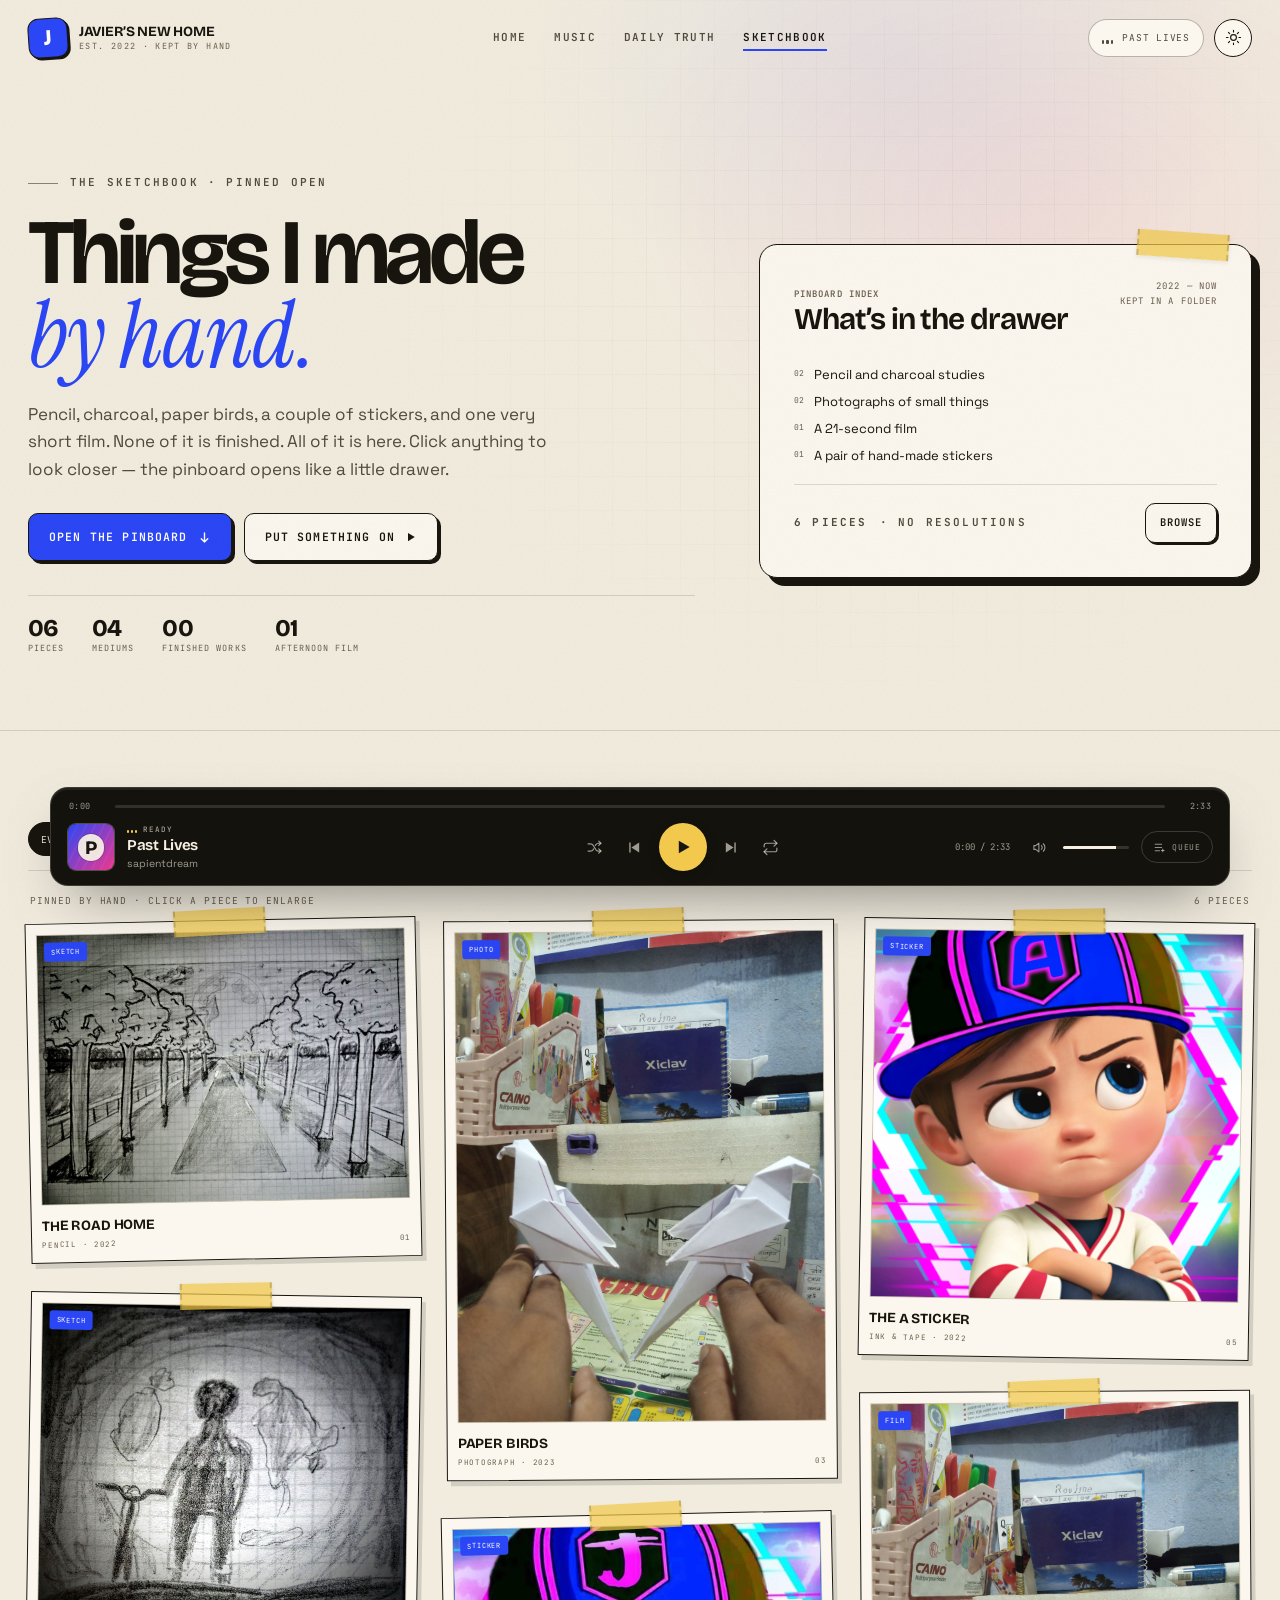
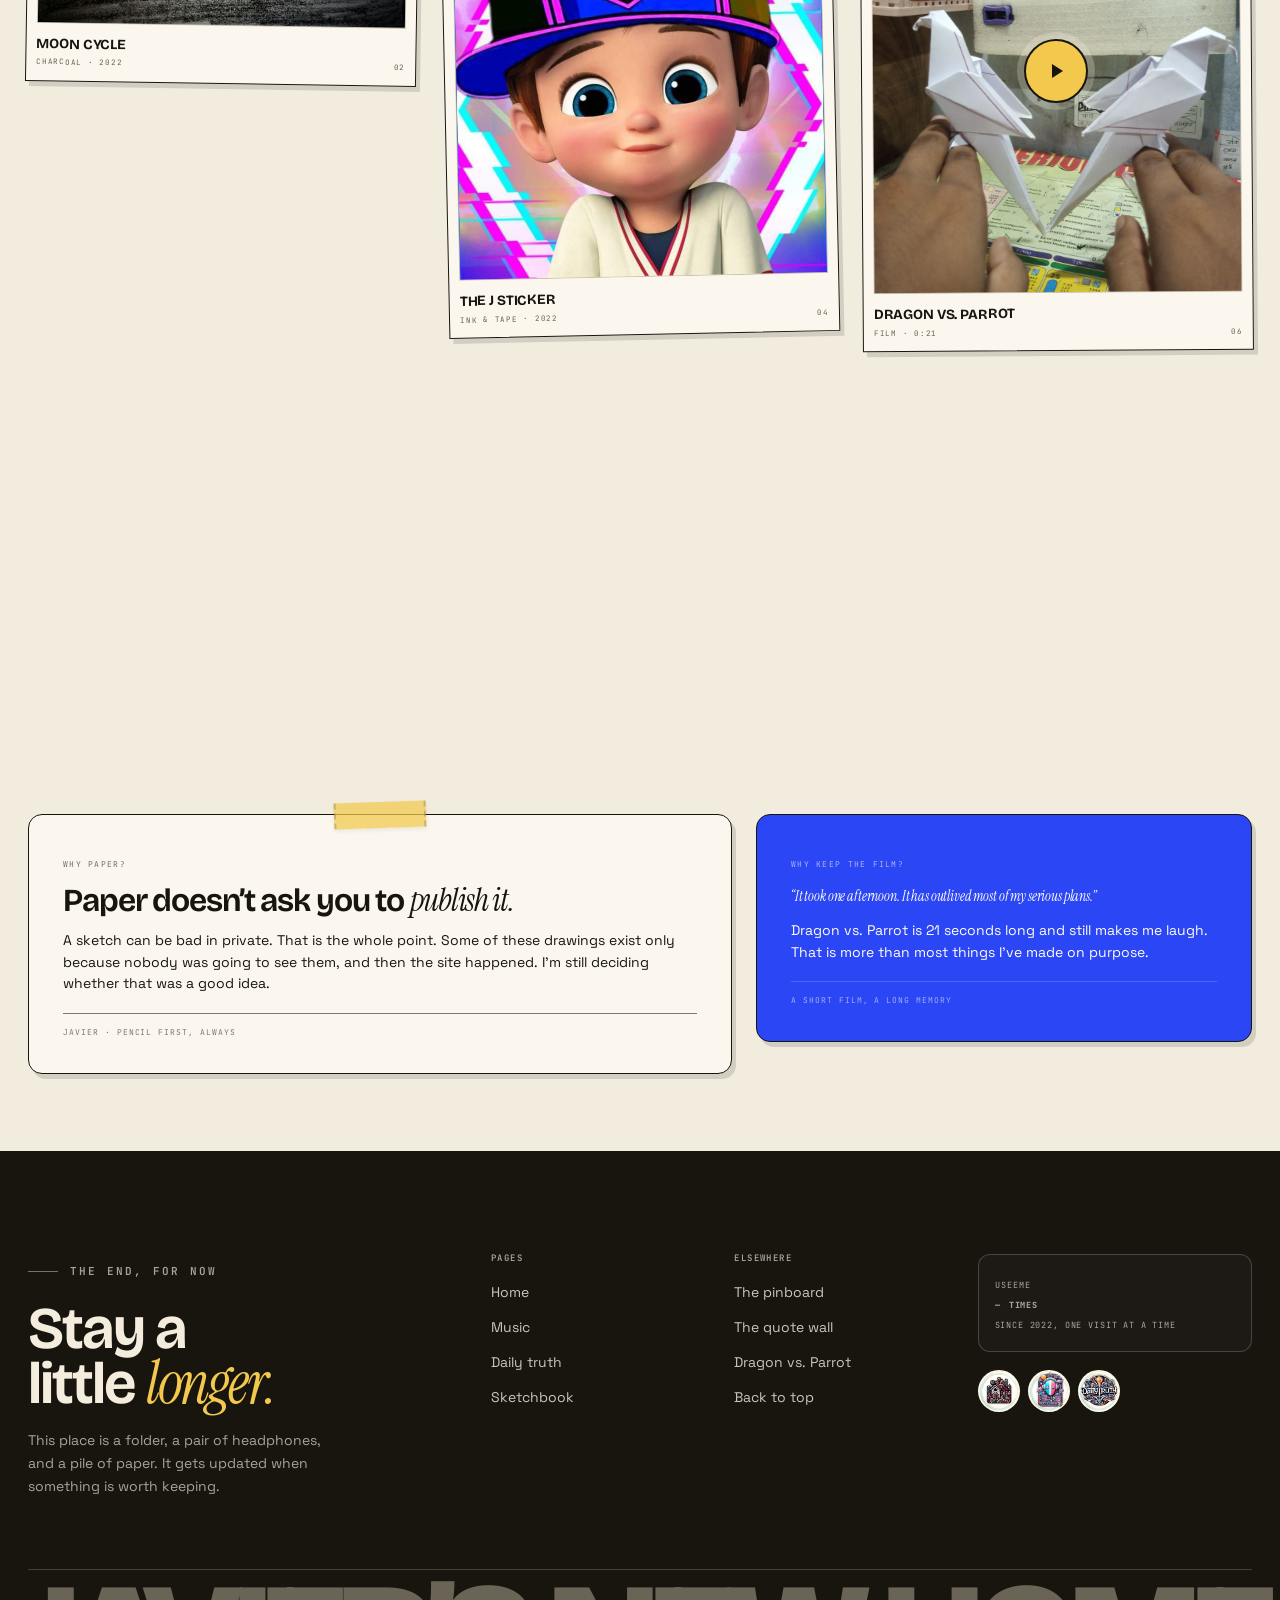
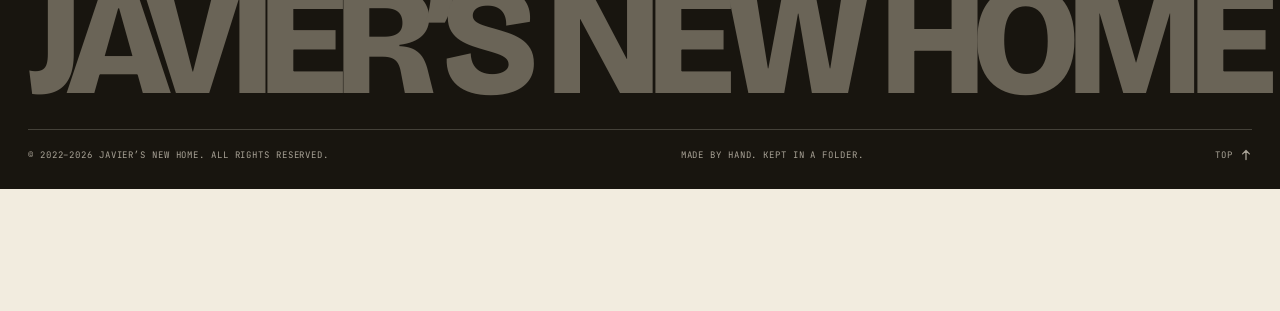
<file: GALLERY.html>
<!DOCTYPE html>
<html lang="en" data-theme="light">
<head>
  <meta charset="utf-8">
  <meta name="viewport" content="width=device-width, initial-scale=1">
  <title>Sketchbook — Javier’s New Home</title>
  <meta name="description" content="Pencil, charcoal, paper birds, stickers, and one very short film. The sketchbook Javier never really closes.">
  <meta name="theme-color" content="#f2ecdf">
  <meta property="og:title" content="Sketchbook — Javier’s New Home">
  <meta property="og:description" content="Things made by hand when nobody was watching. Open the pinboard.">
  <meta property="og:type" content="website">
  <link rel="icon" href="assets/favicon.svg" type="image/svg+xml">
  <link rel="preconnect" href="https://fonts.googleapis.com">
  <link rel="preconnect" href="https://fonts.gstatic.com" crossorigin>
  <link href="https://fonts.googleapis.com/css2?family=Bricolage+Grotesque:opsz,wght@12..96,400..800&family=Caveat:wght@400..700&family=Instrument+Serif:ital@0;1&family=JetBrains+Mono:wght@400;500;600&family=Space+Grotesk:wght@400;500;600;700&display=swap" rel="stylesheet">
  <script>
    (function () {
      document.documentElement.classList.add('js');
      try {
        var theme = localStorage.getItem('javier.theme');
        if (!theme) theme = window.matchMedia('(prefers-color-scheme: dark)').matches ? 'dark' : 'light';
        document.documentElement.dataset.theme = theme;
      } catch (err) {}
    })();
  </script>
  <link rel="stylesheet" href="assets/css/site.css">
</head>
<body>
  <a class="skip-link" href="#main">Skip to the good stuff</a>

  <header class="site-nav" data-nav>
    <div class="wrap nav-inner">
      <a class="brand" href="index.html">
        <span class="brand__mark" aria-hidden="true">J</span>
        <span class="brand__text">
          <b>Javier’s New Home</b>
          <span>Est. 2022 · kept by hand</span>
        </span>
      </a>

      <nav class="nav-links" aria-label="Primary">
        <a class="nav-link" href="index.html">Home</a>
        <a class="nav-link" href="MUSICS.html">Music</a>
        <a class="nav-link" href="DAILY-TRUTH.html">Daily truth</a>
        <a class="nav-link is-active" href="GALLERY.html" aria-current="page">Sketchbook</a>
      </nav>

      <div class="nav-tools">
        <button class="nav-now" type="button" data-open-player aria-label="Open the now playing panel">
          <span class="bars" aria-hidden="true"><i></i><i></i><i></i></span>
          <span data-nav-track>Past Lives</span>
        </button>
        <button class="theme-toggle" type="button" data-theme-toggle aria-label="Switch to dark mode" title="Lights off">
          <svg class="icon-sun" viewBox="0 0 24 24" width="17" height="17" fill="none" stroke="currentColor" stroke-width="1.6" stroke-linecap="round" aria-hidden="true">
            <circle cx="12" cy="12" r="4.1"/><path d="M12 2v2.3M12 19.7V22M4.9 4.9l1.6 1.6M17.5 17.5l1.6 1.6M2 12h2.3M19.7 12H22M4.9 19.1l1.6-1.6M17.5 6.5l1.6-1.6"/>
          </svg>
          <svg class="icon-moon" viewBox="0 0 24 24" width="17" height="17" fill="none" stroke="currentColor" stroke-width="1.6" stroke-linejoin="round" aria-hidden="true">
            <path d="M20.5 14.2A8.5 8.5 0 1 1 9.8 3.5a7 7 0 0 0 10.7 10.7z"/>
          </svg>
        </button>
        <button class="menu-btn" type="button" data-menu-toggle aria-expanded="false" aria-controls="mobile-menu" aria-label="Open menu">
          <span></span><span></span><span></span>
        </button>
      </div>
    </div>
  </header>

  <div class="mobile-menu" id="mobile-menu" aria-hidden="true" inert>
    <div class="mobile-menu__inner">
      <span class="kicker">The whole house</span>
      <nav class="mobile-menu__links" aria-label="Mobile">
        <a href="index.html">Home <span>01</span></a>
        <a href="MUSICS.html">Music <span>02</span></a>
        <a href="DAILY-TRUTH.html">Daily truth <span>03</span></a>
        <a href="GALLERY.html" aria-current="page">Sketchbook <span>04</span></a>
      </nav>
      <div class="mobile-menu__foot">
        <span>64 songs · 19 rules · one sketchbook</span>
        <a href="MUSICS.html">start listening →</a>
      </div>
    </div>
  </div>

  <main id="main">
    <!-- ============================ page hero =========================== -->
    <section class="page-hero">
      <div class="page-hero__bg" aria-hidden="true"></div>
      <div class="page-hero__grid-bg" aria-hidden="true"></div>

      <div class="wrap">
        <div class="page-hero__grid">
          <div>
            <span class="kicker" data-reveal>The sketchbook · pinned open</span>
            <h1 data-reveal>Things I made<br><em>by hand.</em></h1>
            <p class="page-hero__lede" data-reveal>
              Pencil, charcoal, paper birds, a couple of stickers, and one very short
              film. None of it is finished. All of it is here. Click anything to look
              closer — the pinboard opens like a little drawer.
            </p>

            <div class="page-hero__actions" data-reveal>
              <a class="btn btn--primary" href="#pinboard">
                Open the pinboard
                <svg viewBox="0 0 16 16" width="13" height="13" fill="none" stroke="currentColor" stroke-width="1.7" stroke-linecap="round" stroke-linejoin="round" aria-hidden="true"><path d="M8 2.5v11M4 9.5l4 4 4-4"/></svg>
              </a>
              <a class="btn" href="MUSICS.html">
                Put something on
                <svg viewBox="0 0 16 16" width="12" height="12" aria-hidden="true"><path d="M4 2.5v11l9-5.5z" fill="currentColor"/></svg>
              </a>
            </div>

            <div class="page-hero__stats" data-reveal>
              <span class="stat"><b>06</b><span>pieces</span></span>
              <span class="stat"><b>04</b><span>mediums</span></span>
              <span class="stat"><b>00</b><span>finished works</span></span>
              <span class="stat"><b>01</b><span>afternoon film</span></span>
            </div>
          </div>

          <aside class="staff-card" data-reveal="scale">
            <span class="tape" aria-hidden="true"></span>
            <div class="staff-card__head">
              <div>
                <span class="kicker kicker--plain">Pinboard index</span>
                <h2>What’s in the drawer</h2>
              </div>
              <span>2022 — now<br>Kept in a folder</span>
            </div>

            <ul class="quote-card__list">
              <li><span>02</span>Pencil and charcoal studies</li>
              <li><span>02</span>Photographs of small things</li>
              <li><span>01</span>A 21-second film</li>
              <li><span>01</span>A pair of hand-made stickers</li>
            </ul>

            <div class="staff-card__foot">
              <span class="kicker kicker--plain"><b data-gallery-count>6 pieces</b> · no resolutions</span>
              <a class="btn btn--sm" href="#pinboard">Browse</a>
            </div>
          </aside>
        </div>
      </div>
    </section>

    <!-- ============================ pinboard =========================== -->
    <section class="section section--tight" id="pinboard">
      <div class="wrap">
        <div class="library-bar" data-library-bar>
          <div class="library-bar__inner">
            <div class="chips" role="group" aria-label="Filter the sketchbook">
              <button class="chip is-active" type="button" data-gallery-filter="all" aria-pressed="true">Everything <b>6</b></button>
              <button class="chip" type="button" data-gallery-filter="sketch" aria-pressed="false">Sketches <b>2</b></button>
              <button class="chip" type="button" data-gallery-filter="photo" aria-pressed="false">Photographs <b>2</b></button>
              <button class="chip" type="button" data-gallery-filter="film" aria-pressed="false">Film <b>1</b></button>
              <button class="chip" type="button" data-gallery-filter="sticker" aria-pressed="false">Stickers <b>2</b></button>
            </div>
          </div>
        </div>

        <div class="result-line">
          <span>Pinned by hand · click a piece to enlarge</span>
          <span data-gallery-count>6 pieces</span>
        </div>

        <div class="pin-grid">
          <article class="pin" data-cat="sketch" data-reveal>
            <button class="pin__btn" type="button"
              data-src="Images/tree moon.jpg"
              data-title="The road home"
              data-caption="Pencil on paper, 2022. A road, a tree, and a moon that refuses to sit still."
              data-kind="image"
              data-alt="Pencil drawing of a road running under a tree and a moon">
              <span class="pin__tape tape" aria-hidden="true"></span>
              <span class="pin__tag">Sketch</span>
              <img src="Images/tree moon.jpg" alt="Pencil drawing of a road running under a tree and a moon" loading="lazy">
              <span class="pin__meta"><span><b>The road home</b>Pencil · 2022</span><span>01</span></span>
            </button>
          </article>

          <article class="pin" data-cat="sketch" data-reveal style="--d: 70ms">
            <button class="pin__btn" type="button"
              data-src="Images/moon cycle.jpg"
              data-title="Moon cycle"
              data-caption="Charcoal on paper, 2022. A figure, some birds, a bicycle, and the moon doing all the work."
              data-kind="image"
              data-alt="Charcoal drawing of a figure with birds and a bicycle under the moon">
              <span class="pin__tape tape" aria-hidden="true"></span>
              <span class="pin__tag">Sketch</span>
              <img src="Images/moon cycle.jpg" alt="Charcoal drawing of a figure with birds and a bicycle under the moon" loading="lazy">
              <span class="pin__meta"><span><b>Moon cycle</b>Charcoal · 2022</span><span>02</span></span>
            </button>
          </article>

          <article class="pin" data-cat="photo" data-reveal style="--d: 140ms">
            <button class="pin__btn" type="button"
              data-src="Images/parots.jpg"
              data-title="Paper birds"
              data-caption="Photograph, 2023. Origami birds hanging in a window, waiting for a breeze that never came."
              data-kind="image"
              data-alt="Origami paper birds hanging in a bright window">
              <span class="pin__tape tape" aria-hidden="true"></span>
              <span class="pin__tag">Photo</span>
              <img src="Images/parots.jpg" alt="Origami paper birds hanging in a bright window" loading="lazy">
              <span class="pin__meta"><span><b>Paper birds</b>Photograph · 2023</span><span>03</span></span>
            </button>
          </article>

          <article class="pin" data-cat="sticker" data-reveal>
            <button class="pin__btn" type="button"
              data-src="Images/Javier.jpg"
              data-title="The J sticker"
              data-caption="Hand-drawn sticker, 2022. The little face that started the whole site."
              data-kind="image"
              data-alt="Hand-drawn blue and pink J sticker with a face">
              <span class="pin__tape tape" aria-hidden="true"></span>
              <span class="pin__tag">Sticker</span>
              <img src="Images/Javier.jpg" alt="Hand-drawn blue and pink J sticker with a face" loading="lazy">
              <span class="pin__meta"><span><b>The J sticker</b>Ink &amp; tape · 2022</span><span>04</span></span>
            </button>
          </article>

          <article class="pin" data-cat="sticker" data-reveal style="--d: 70ms">
            <button class="pin__btn" type="button"
              data-src="Images/Arup.png"
              data-title="The A sticker"
              data-caption="Hand-drawn sticker, 2022. Made for a friend who kept borrowing my pens."
              data-kind="image"
              data-alt="Hand-drawn A sticker in blue and pink">
              <span class="pin__tape tape" aria-hidden="true"></span>
              <span class="pin__tag">Sticker</span>
              <img src="Images/Arup.png" alt="Hand-drawn A sticker in blue and pink" loading="lazy">
              <span class="pin__meta"><span><b>The A sticker</b>Ink &amp; tape · 2022</span><span>05</span></span>
            </button>
          </article>

          <article class="pin" data-cat="film" data-reveal style="--d: 140ms">
            <button class="pin__btn" type="button"
              data-src="Videoes/dragonVSparoit.mp4"
              data-title="Dragon vs. Parrot"
              data-caption="A 21-second short, 2022. One dragon, one parrot, and a desk lamp doing its best."
              data-kind="video"
              data-alt="A dragon and a parrot facing off in a short film">
              <span class="pin__tape tape" aria-hidden="true"></span>
              <span class="pin__tag">Film</span>
              <img src="Images/parots.jpg" alt="A dragon and a parrot facing off in a short film" loading="lazy">
              <span class="pin__playbadge" aria-hidden="true">
                <svg viewBox="0 0 24 24" width="24" height="24" fill="currentColor"><path d="M8 5v14l11-7z"/></svg>
              </span>
              <span class="pin__meta"><span><b>Dragon vs. Parrot</b>Film · 0:21</span><span>06</span></span>
            </button>
          </article>
        </div>

        <div class="sketch__note" data-reveal>
          <p>“I’ll finish it later” — still true, probably.</p>
          <button class="btn btn--sm" type="button" data-gallery-filter="all">Show everything again</button>
        </div>
      </div>
    </section>

    <!-- ============================== notes ============================= -->
    <section class="section section--tight" id="notes">
      <div class="wrap">
        <div class="section-head">
          <div class="section-head__copy" data-reveal>
            <span class="kicker">A note on the work</span>
            <h2>Made badly, <em class="serif">kept anyway.</em></h2>
            <p>Two things I tell myself whenever the sketchbook feels too unfinished to show anyone.</p>
          </div>
        </div>

        <div class="quote-wall">
          <article class="quote-card quote-card--wide" data-reveal>
            <span class="tape" aria-hidden="true"></span>
            <span class="quote-card__label">Why paper?</span>
            <h3>Paper doesn’t ask you to <em>publish it.</em></h3>
            <p>
              A sketch can be bad in private. That is the whole point. Some of these
              drawings exist only because nobody was going to see them, and then the
              site happened. I’m still deciding whether that was a good idea.
            </p>
            <div class="quote-card__sig">Javier · pencil first, always</div>
          </article>

          <article class="quote-card quote-card--mid quote-card--cobalt" data-reveal style="--d: 80ms">
            <span class="quote-card__label">Why keep the film?</span>
            <p class="quote-card__quote">“It took one afternoon. It has outlived most of my serious plans.”</p>
            <p>Dragon vs. Parrot is 21 seconds long and still makes me laugh. That is more than most things I’ve made on purpose.</p>
            <div class="quote-card__sig">A short film, a long memory</div>
          </article>
        </div>
      </div>
    </section>
  </main>

  <!-- ============================== footer =============================== -->
  <footer class="footer">
    <div class="wrap">
      <div class="footer__grid">
        <div class="footer__brand">
          <span class="kicker kicker--light">The end, for now</span>
          <h2>Stay a little <em>longer.</em></h2>
          <p>
            This place is a folder, a pair of headphones, and a pile of paper.
            It gets updated when something is worth keeping.
          </p>
        </div>

        <div class="footer__col">
          <h3>Pages</h3>
          <ul>
            <li><a href="index.html">Home</a></li>
            <li><a href="MUSICS.html">Music</a></li>
            <li><a href="DAILY-TRUTH.html">Daily truth</a></li>
            <li><a href="GALLERY.html">Sketchbook</a></li>
          </ul>
        </div>

        <div class="footer__col">
          <h3>Elsewhere</h3>
          <ul>
            <li><a href="GALLERY.html">The pinboard</a></li>
            <li><a href="DAILY-TRUTH.html#quotes">The quote wall</a></li>
            <li><a href="index.html#film">Dragon vs. Parrot</a></li>
            <li><a href="#main">Back to top</a></li>
          </ul>
        </div>

        <div class="footer__stamp">
          <div class="footer__stamp-card" data-view-card>
            <span>uSEEme</span>
            <b><span data-view-count>—</span> <small>times</small></b>
            <small>since 2022, one visit at a time</small>
          </div>
          <div class="footer__badges" aria-label="Old home badges">
            <a href="index.html" aria-label="Old home badge"><img src="Images/home.png" alt=""></a>
            <a href="MUSICS.html" aria-label="Old music badge"><img src="Images/music.png" alt=""></a>
            <a href="DAILY-TRUTH.html" aria-label="Old daily truth badge"><img src="Images/daily truth.png" alt=""></a>
          </div>
        </div>
      </div>

      <div class="footer__mega" aria-hidden="true">Javier’s New Home</div>

      <div class="footer__bottom">
        <span>© 2022–<span data-year>2026</span> Javier’s New Home. All rights reserved.</span>
        <span>Made by hand. Kept in a folder.</span>
        <a class="to-top" href="#main">
          Top
          <svg viewBox="0 0 16 16" width="12" height="12" fill="none" stroke="currentColor" stroke-width="1.7" stroke-linecap="round" stroke-linejoin="round" aria-hidden="true"><path d="M8 14V2M3.5 6.5L8 2l4.5 4.5"/></svg>
        </a>
      </div>
    </div>
  </footer>

  <!-- ============================= lightbox ============================= -->
  <dialog class="lightbox" id="lightbox" aria-label="Gallery lightbox">
    <div class="lightbox__bar">
      <span>Lightbox · <span data-lb-count>01 / 06</span></span>
      <button class="lightbox__close" type="button" data-lb-close aria-label="Close the lightbox">Close ✕</button>
    </div>
    <div class="lightbox__media" data-lb-media></div>
    <div class="lightbox__foot">
      <div class="lightbox__caption">
        <h3 data-lb-title>The road home</h3>
        <p data-lb-caption>Pencil on paper, 2022.</p>
      </div>
      <div class="lightbox__nav">
        <button class="icon-btn" type="button" data-lb-prev aria-label="Previous piece">
          <svg viewBox="0 0 16 16" width="14" height="14" fill="none" stroke="currentColor" stroke-width="1.7" stroke-linecap="round" stroke-linejoin="round" aria-hidden="true"><path d="M10 2.5L4.5 8l5.5 5.5"/></svg>
        </button>
        <button class="icon-btn" type="button" data-lb-next aria-label="Next piece">
          <svg viewBox="0 0 16 16" width="14" height="14" fill="none" stroke="currentColor" stroke-width="1.7" stroke-linecap="round" stroke-linejoin="round" aria-hidden="true"><path d="M6 2.5L11.5 8 6 13.5"/></svg>
        </button>
      </div>
    </div>
  </dialog>

  <script src="assets/js/data.js" defer></script>
  <script src="assets/js/site.js" defer></script>
  <script src="assets/js/player.js" defer></script>
</body>
</html>
</file>
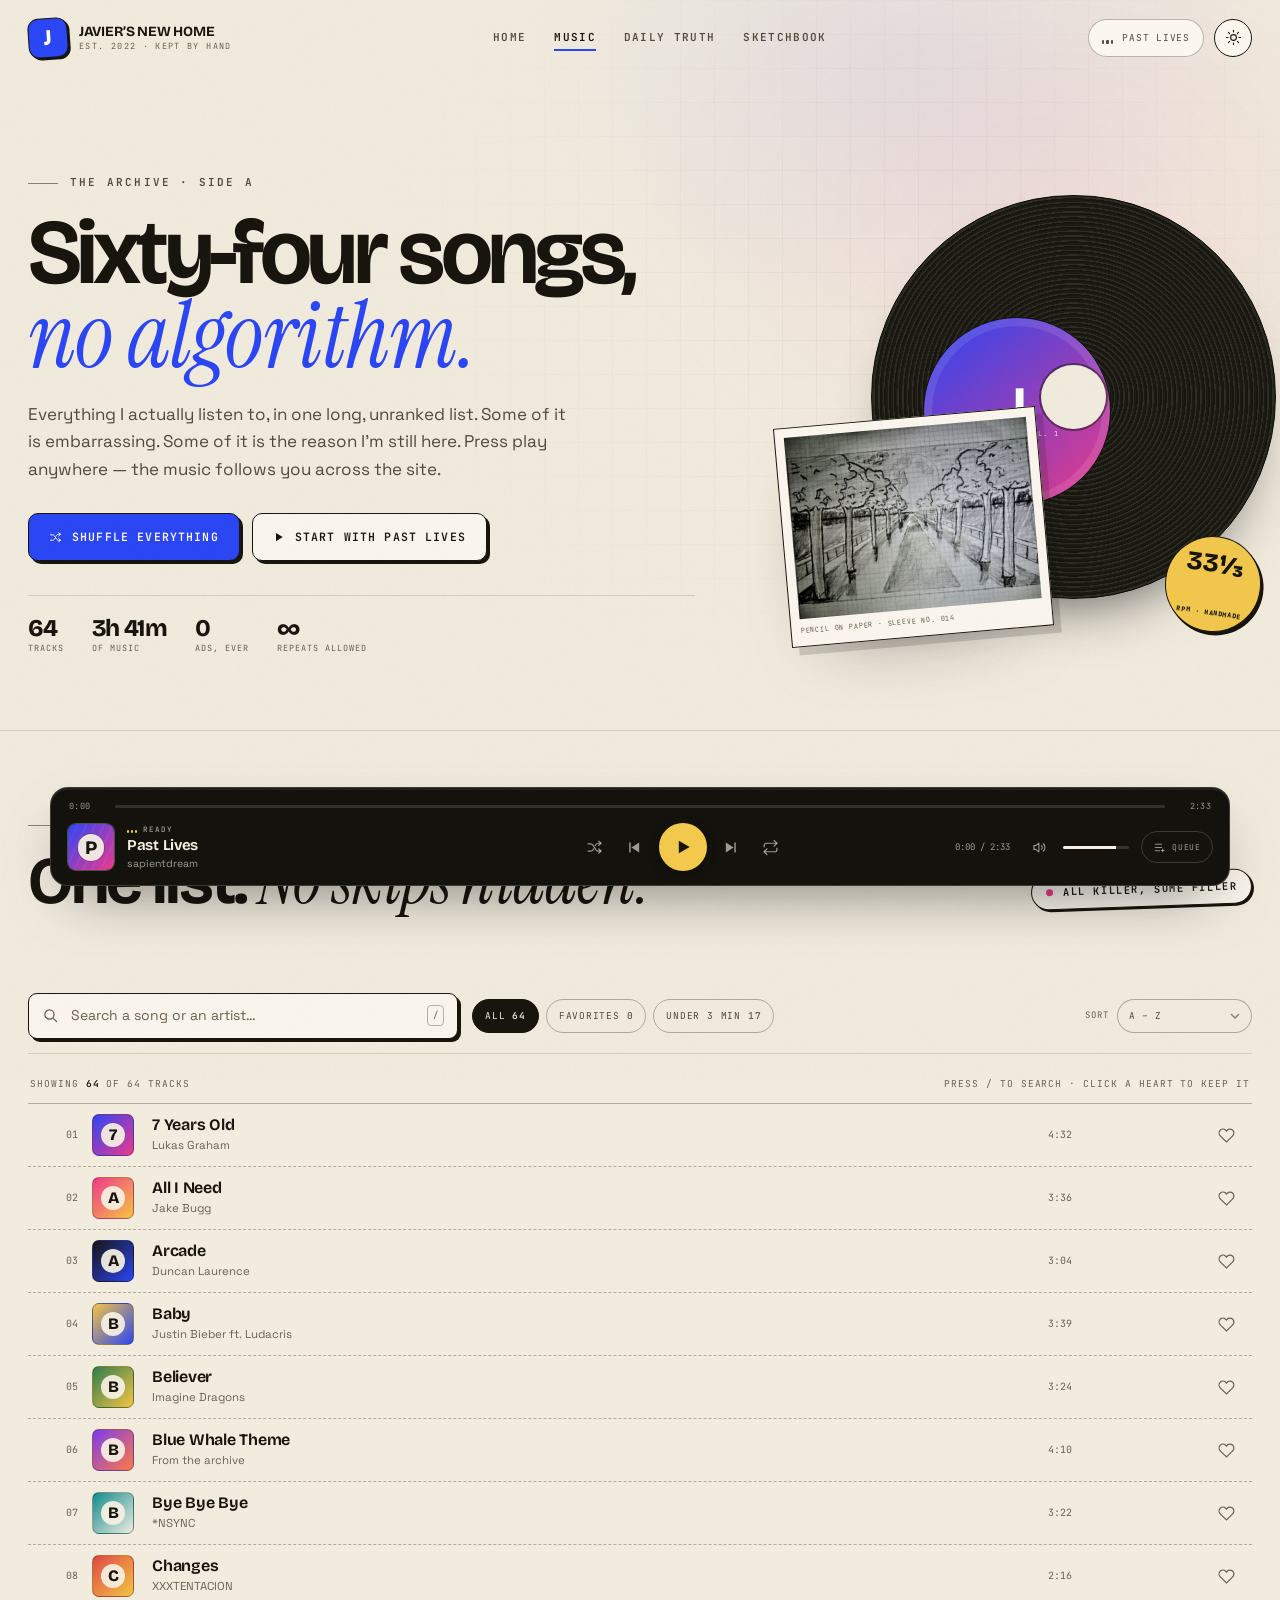
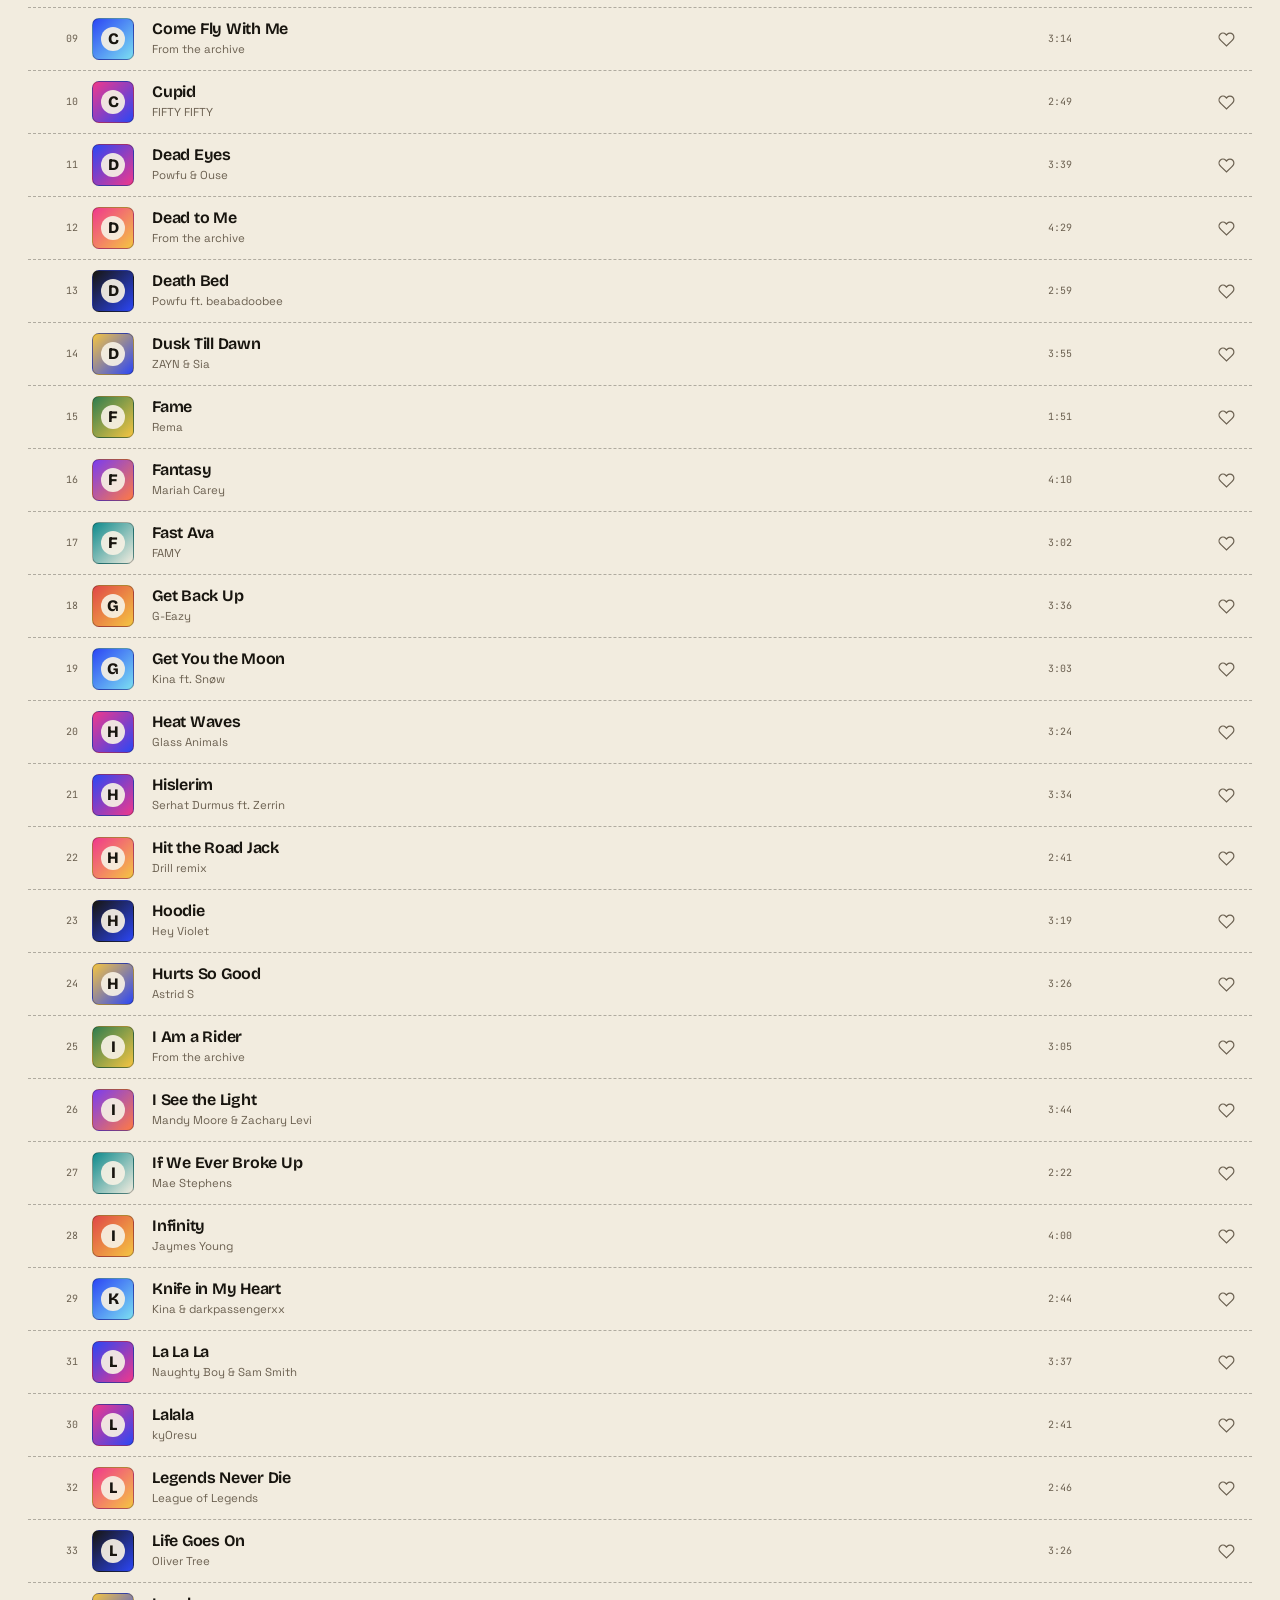
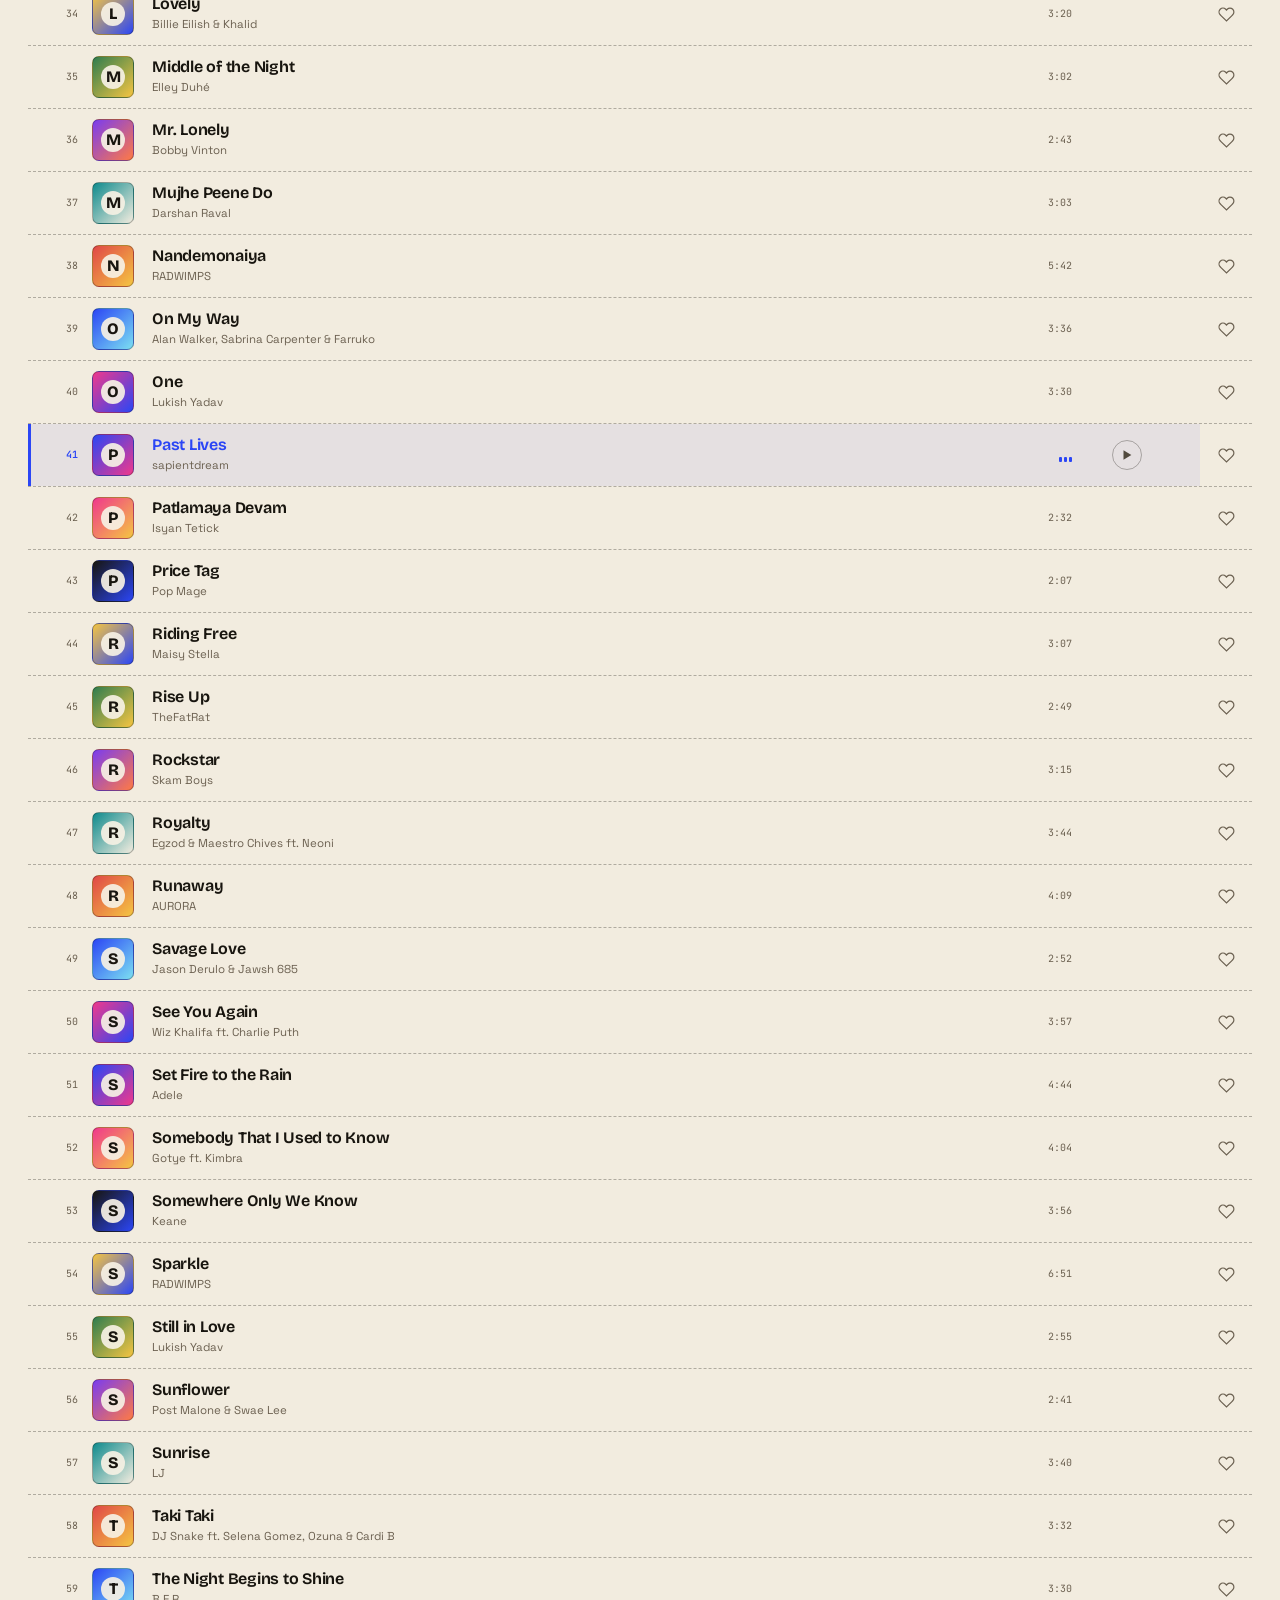
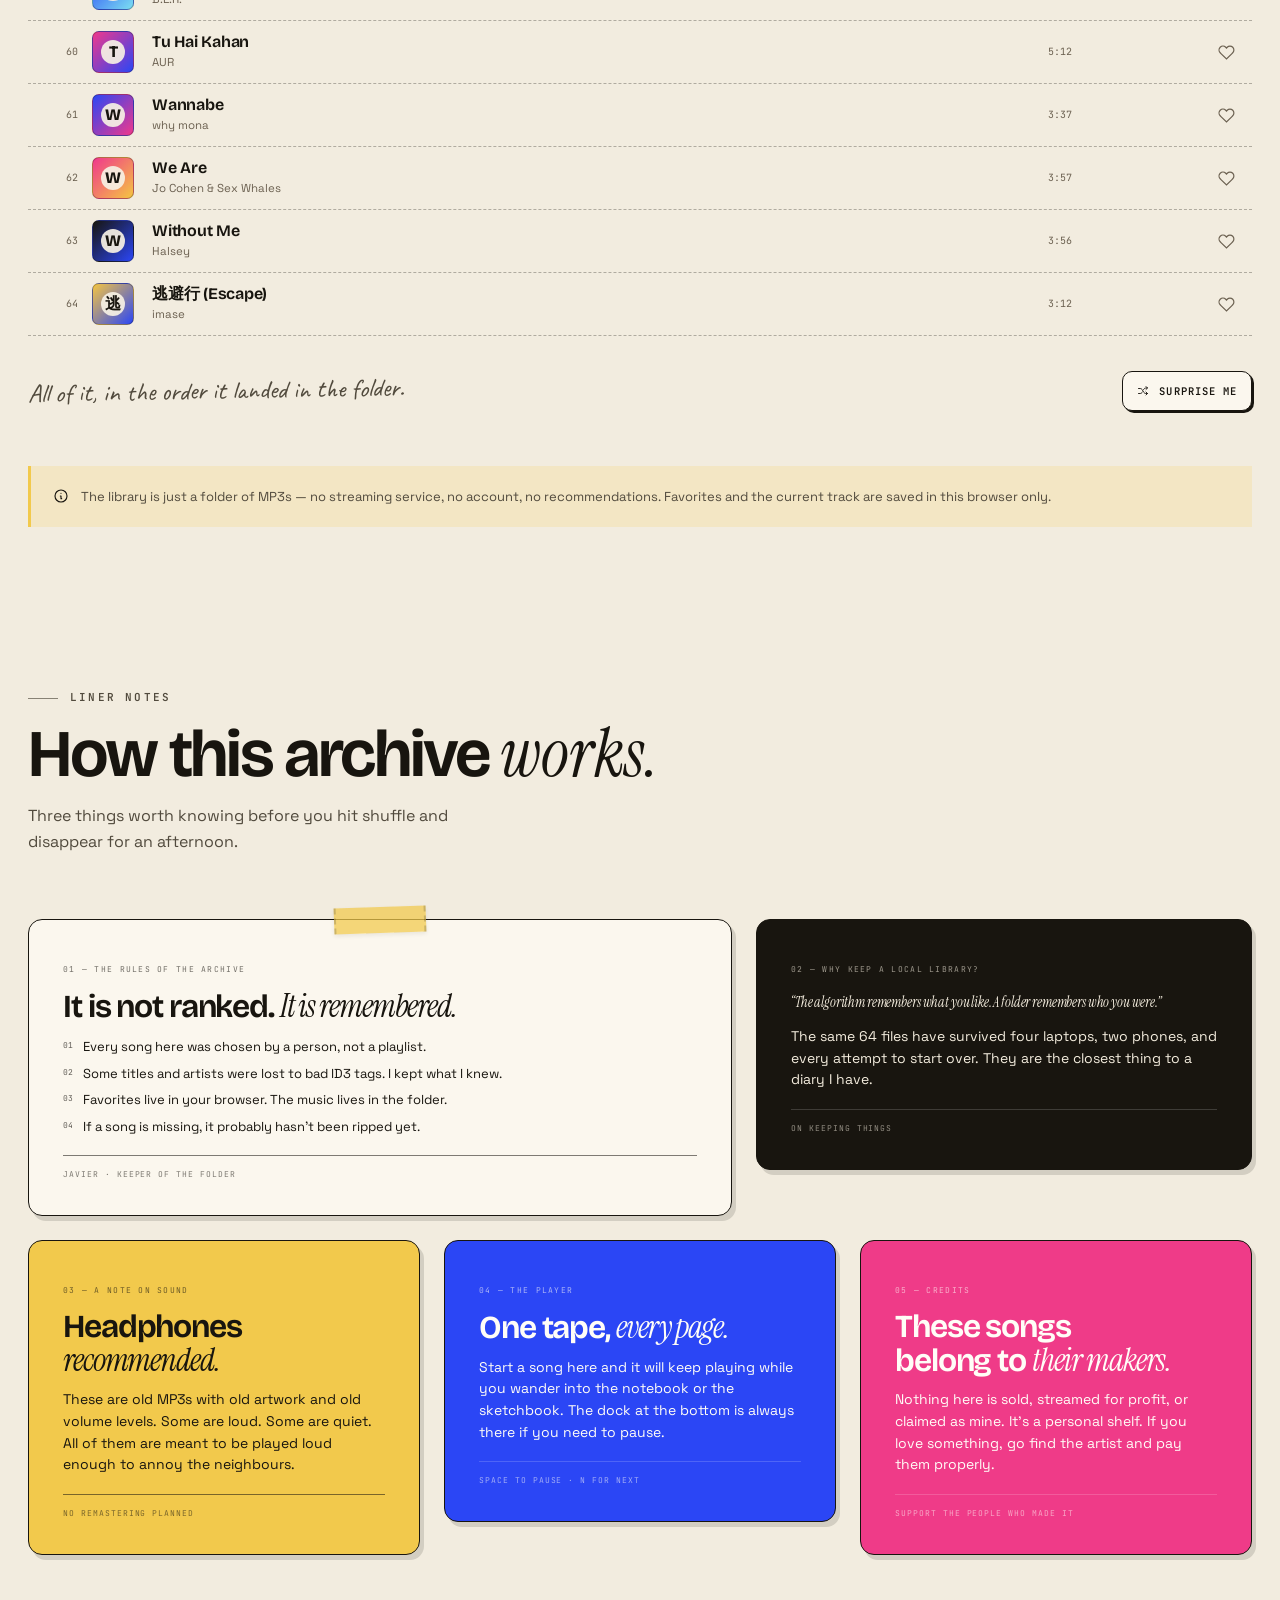
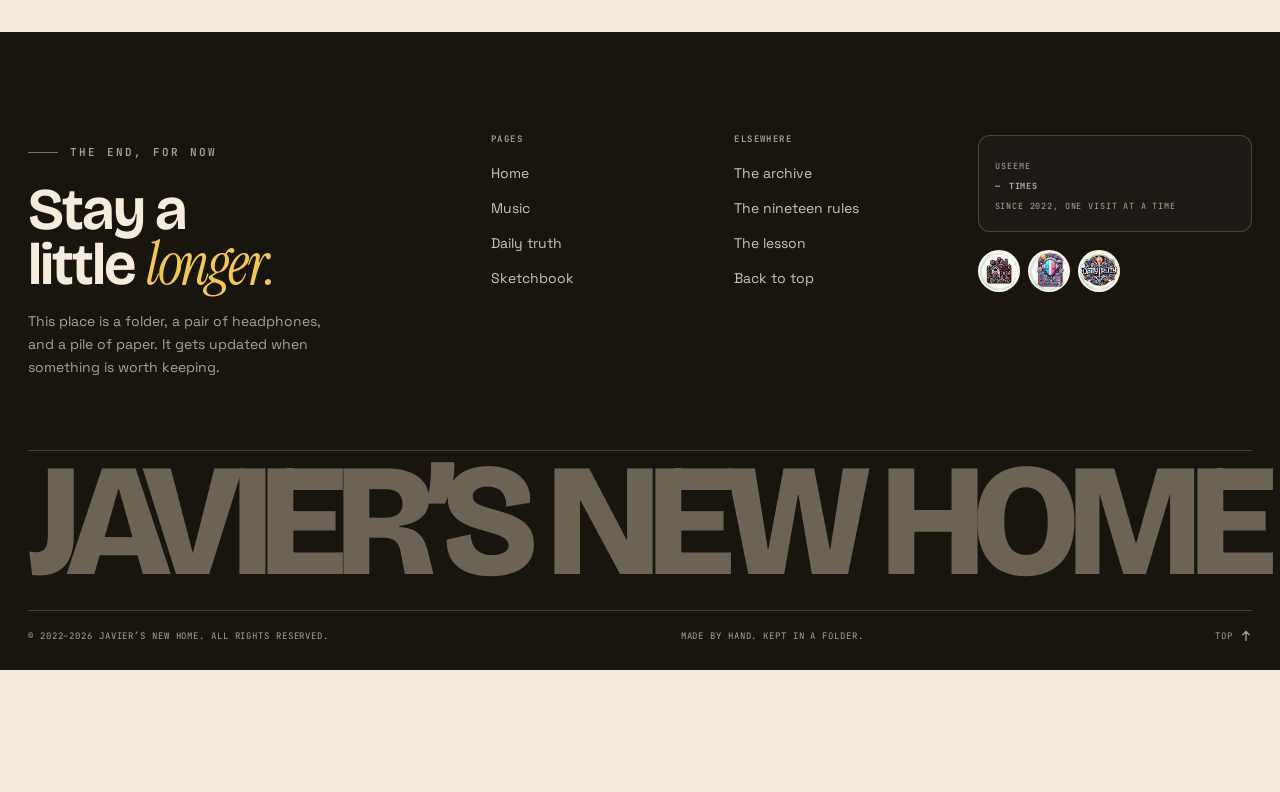
<file: MUSICS.html>
<!DOCTYPE html>
<html lang="en" data-theme="light">
<head>
  <meta charset="utf-8">
  <meta name="viewport" content="width=device-width, initial-scale=1">
  <title>The Archive — Javier’s New Home</title>
  <meta name="description" content="Sixty-four songs, three hours and forty-one minutes, zero algorithms. Search, shuffle, and save the ones you keep coming back to.">
  <meta name="theme-color" content="#f2ecdf">
  <meta property="og:title" content="The Archive — Javier’s New Home">
  <meta property="og:description" content="Sixty-four songs, no algorithm. The full music library, kept by hand.">
  <meta property="og:type" content="website">
  <link rel="icon" href="assets/favicon.svg" type="image/svg+xml">
  <link rel="preconnect" href="https://fonts.googleapis.com">
  <link rel="preconnect" href="https://fonts.gstatic.com" crossorigin>
  <link href="https://fonts.googleapis.com/css2?family=Bricolage+Grotesque:opsz,wght@12..96,400..800&family=Caveat:wght@400..700&family=Instrument+Serif:ital@0;1&family=JetBrains+Mono:wght@400;500;600&family=Space+Grotesk:wght@400;500;600;700&display=swap" rel="stylesheet">
  <script>
    (function () {
      document.documentElement.classList.add('js');
      try {
        var theme = localStorage.getItem('javier.theme');
        if (!theme) theme = window.matchMedia('(prefers-color-scheme: dark)').matches ? 'dark' : 'light';
        document.documentElement.dataset.theme = theme;
      } catch (err) {}
    })();
  </script>
  <link rel="stylesheet" href="assets/css/site.css">
</head>
<body>
  <a class="skip-link" href="#main">Skip to the good stuff</a>

  <header class="site-nav" data-nav>
    <div class="wrap nav-inner">
      <a class="brand" href="index.html">
        <span class="brand__mark" aria-hidden="true">J</span>
        <span class="brand__text">
          <b>Javier’s New Home</b>
          <span>Est. 2022 · kept by hand</span>
        </span>
      </a>

      <nav class="nav-links" aria-label="Primary">
        <a class="nav-link" href="index.html">Home</a>
        <a class="nav-link is-active" href="MUSICS.html" aria-current="page">Music</a>
        <a class="nav-link" href="DAILY-TRUTH.html">Daily truth</a>
        <a class="nav-link" href="GALLERY.html">Sketchbook</a>
      </nav>

      <div class="nav-tools">
        <button class="nav-now" type="button" data-open-player aria-label="Open the now playing panel">
          <span class="bars" aria-hidden="true"><i></i><i></i><i></i></span>
          <span data-nav-track>Past Lives</span>
        </button>
        <button class="theme-toggle" type="button" data-theme-toggle aria-label="Switch to dark mode" title="Lights off">
          <svg class="icon-sun" viewBox="0 0 24 24" width="17" height="17" fill="none" stroke="currentColor" stroke-width="1.6" stroke-linecap="round" aria-hidden="true">
            <circle cx="12" cy="12" r="4.1"/><path d="M12 2v2.3M12 19.7V22M4.9 4.9l1.6 1.6M17.5 17.5l1.6 1.6M2 12h2.3M19.7 12H22M4.9 19.1l1.6-1.6M17.5 6.5l1.6-1.6"/>
          </svg>
          <svg class="icon-moon" viewBox="0 0 24 24" width="17" height="17" fill="none" stroke="currentColor" stroke-width="1.6" stroke-linejoin="round" aria-hidden="true">
            <path d="M20.5 14.2A8.5 8.5 0 1 1 9.8 3.5a7 7 0 0 0 10.7 10.7z"/>
          </svg>
        </button>
        <button class="menu-btn" type="button" data-menu-toggle aria-expanded="false" aria-controls="mobile-menu" aria-label="Open menu">
          <span></span><span></span><span></span>
        </button>
      </div>
    </div>
  </header>

  <div class="mobile-menu" id="mobile-menu" aria-hidden="true" inert>
    <div class="mobile-menu__inner">
      <span class="kicker">The whole house</span>
      <nav class="mobile-menu__links" aria-label="Mobile">
        <a href="index.html">Home <span>01</span></a>
        <a href="MUSICS.html" aria-current="page">Music <span>02</span></a>
        <a href="DAILY-TRUTH.html">Daily truth <span>03</span></a>
        <a href="GALLERY.html">Sketchbook <span>04</span></a>
      </nav>
      <div class="mobile-menu__foot">
        <span>64 songs · 19 rules · one sketchbook</span>
        <a href="index.html">back home →</a>
      </div>
    </div>
  </div>

  <main id="main">
    <!-- ============================ page hero =========================== -->
    <section class="page-hero">
      <div class="page-hero__bg" aria-hidden="true"></div>
      <div class="page-hero__grid-bg" aria-hidden="true"></div>

      <div class="wrap">
        <div class="page-hero__grid">
          <div>
            <span class="kicker" data-reveal>The archive · Side A</span>
            <h1 data-reveal>Sixty-four songs,<br><em>no algorithm.</em></h1>
            <p class="page-hero__lede" data-reveal>
              Everything I actually listen to, in one long, unranked list. Some of it is
              embarrassing. Some of it is the reason I’m still here. Press play anywhere —
              the music follows you across the site.
            </p>

            <div class="page-hero__actions" data-reveal>
              <button class="btn btn--primary" type="button" data-shuffle>
                <svg viewBox="0 0 24 24" width="13" height="13" fill="none" stroke="currentColor" stroke-width="1.8" stroke-linecap="round" stroke-linejoin="round" aria-hidden="true"><path d="M3 7h3.5c1.5 0 2.8.8 3.7 2.1l3.6 5.8c.9 1.3 2.2 2.1 3.7 2.1H21"/><path d="M3 17h3.5c1.5 0 2.8-.8 3.7-2.1l.6-1"/><path d="M13.2 9.1l.6-1C14.7 6.8 16 6 17.5 6H21"/><path d="M18 3l3 3-3 3M18 14l3 3-3 3"/></svg>
                Shuffle everything
              </button>
              <button class="btn" type="button" data-play="Past Lives.mp3">
                <svg viewBox="0 0 16 16" width="12" height="12" aria-hidden="true"><path d="M4 2.5v11l9-5.5z" fill="currentColor"/></svg>
                Start with Past Lives
              </button>
            </div>

            <div class="page-hero__stats" data-reveal>
              <span class="stat"><b data-library-count>64</b><span>tracks</span></span>
              <span class="stat"><b data-library-time>3h 41m</b><span>of music</span></span>
              <span class="stat"><b>0</b><span>ads, ever</span></span>
              <span class="stat"><b>∞</b><span>repeats allowed</span></span>
            </div>
          </div>

          <div class="record-art" data-reveal="scale">
            <div class="record-art__disc" aria-hidden="true"></div>
            <div class="record-art__label" aria-hidden="true">
              <b>J</b>
              <span>Archive · Vol. 1</span>
            </div>
            <figure class="record-art__sleeve">
              <img src="Images/tree moon.jpg" alt="Pencil drawing used as the sleeve art for the archive" width="800" height="600">
              <span>Pencil on paper · sleeve no. 014</span>
            </figure>
            <div class="record-art__badge" aria-hidden="true">33⅓<small>rpm · handmade</small></div>
          </div>
        </div>
      </div>
    </section>

    <!-- ============================ library ============================= -->
    <section class="section section--tight" id="library">
      <div class="wrap">
        <div class="section-head">
          <div class="section-head__copy" data-reveal>
            <span class="kicker">The full list</span>
            <h2>One list. <em class="serif">No skips hidden.</em></h2>
          </div>
          <div class="section-head__aside">
            <span class="stamp"><i></i>All killer, some filler</span>
          </div>
        </div>

        <div class="library-bar" data-library-bar>
          <div class="library-bar__inner">
            <label class="searchbox" for="track-search">
              <svg viewBox="0 0 24 24" width="17" height="17" fill="none" stroke="currentColor" stroke-width="1.8" stroke-linecap="round" aria-hidden="true"><circle cx="10.5" cy="10.5" r="6.5"/><path d="M16 16l4.5 4.5"/></svg>
              <input id="track-search" type="search" data-search placeholder="Search a song or an artist…" autocomplete="off" spellcheck="false">
              <kbd>/</kbd>
            </label>

            <div class="chips" role="group" aria-label="Filter the library">
              <button class="chip is-active" type="button" data-filter="all" aria-pressed="true">All <b>64</b></button>
              <button class="chip" type="button" data-filter="favs" aria-pressed="false">Favorites <b>0</b></button>
              <button class="chip" type="button" data-filter="quick" aria-pressed="false">Under 3 min <b>0</b></button>
            </div>

            <label class="sort-wrap" for="track-sort">
              Sort
              <select class="select" id="track-sort" data-sort>
                <option value="az">A – Z</option>
                <option value="za">Z – A</option>
                <option value="short">Shortest first</option>
                <option value="long">Longest first</option>
              </select>
            </label>
          </div>
        </div>

        <div class="result-line">
          <span data-result>Showing <b>64</b> of 64 tracks</span>
          <span>Press / to search · click a heart to keep it</span>
        </div>

        <ol class="tracklist" data-tracklist></ol>

        <div class="library-empty" data-empty>
          <h3>Nothing here <em>yet.</em></h3>
          <p>No track matches that search. Try a different word, or clear the filters.</p>
          <button class="btn" type="button" data-reset-filters>Clear everything</button>
        </div>

        <div class="library-foot">
          <p>All of it, in the order it landed in the folder.</p>
          <button class="btn btn--sm" type="button" data-shuffle>
            <svg viewBox="0 0 24 24" width="12" height="12" fill="none" stroke="currentColor" stroke-width="1.8" stroke-linecap="round" stroke-linejoin="round" aria-hidden="true"><path d="M3 7h3.5c1.5 0 2.8.8 3.7 2.1l3.6 5.8c.9 1.3 2.2 2.1 3.7 2.1H21"/><path d="M3 17h3.5c1.5 0 2.8-.8 3.7-2.1l.6-1"/><path d="M13.2 9.1l.6-1C14.7 6.8 16 6 17.5 6H21"/><path d="M18 3l3 3-3 3M18 14l3 3-3 3"/></svg>
            Surprise me
          </button>
        </div>

        <div class="library-note">
          <svg viewBox="0 0 24 24" width="16" height="16" fill="none" stroke="currentColor" stroke-width="1.7" stroke-linecap="round" stroke-linejoin="round" aria-hidden="true"><circle cx="12" cy="12" r="9"/><path d="M12 8h.01M11 12h1v4h1"/></svg>
          <span>
            The library is just a folder of MP3s — no streaming service, no account, no
            recommendations. Favorites and the current track are saved in this browser only.
          </span>
        </div>

        <noscript>
          <p class="library-note">The tracklist and player need JavaScript. The songs are still in the <b>Musics</b> folder.</p>
        </noscript>
      </div>
    </section>

    <!-- =========================== liner notes ========================== -->
    <section class="section section--tight" id="notes">
      <div class="wrap">
        <div class="section-head">
          <div class="section-head__copy" data-reveal>
            <span class="kicker">Liner notes</span>
            <h2>How this archive <em class="serif">works.</em></h2>
            <p>Three things worth knowing before you hit shuffle and disappear for an afternoon.</p>
          </div>
        </div>

        <div class="quote-wall">
          <article class="quote-card quote-card--wide" data-reveal>
            <span class="tape" aria-hidden="true"></span>
            <span class="quote-card__label">01 — The rules of the archive</span>
            <h3>It is not ranked. <em>It is remembered.</em></h3>
            <ul class="quote-card__list">
              <li><span>01</span>Every song here was chosen by a person, not a playlist.</li>
              <li><span>02</span>Some titles and artists were lost to bad ID3 tags. I kept what I knew.</li>
              <li><span>03</span>Favorites live in your browser. The music lives in the folder.</li>
              <li><span>04</span>If a song is missing, it probably hasn’t been ripped yet.</li>
            </ul>
            <div class="quote-card__sig">Javier · keeper of the folder</div>
          </article>

          <article class="quote-card quote-card--mid quote-card--ink" data-reveal style="--d: 90ms">
            <span class="quote-card__label">02 — Why keep a local library?</span>
            <p class="quote-card__quote">“The algorithm remembers what you like. A folder remembers who you were.”</p>
            <p>The same 64 files have survived four laptops, two phones, and every attempt to start over. They are the closest thing to a diary I have.</p>
            <div class="quote-card__sig">On keeping things</div>
          </article>

          <article class="quote-card quote-card--third quote-card--yellow" data-reveal>
            <span class="quote-card__label">03 — A note on sound</span>
            <h3>Headphones <em>recommended.</em></h3>
            <p>These are old MP3s with old artwork and old volume levels. Some are loud. Some are quiet. All of them are meant to be played loud enough to annoy the neighbours.</p>
            <div class="quote-card__sig">No remastering planned</div>
          </article>

          <article class="quote-card quote-card--third quote-card--cobalt" data-reveal style="--d: 90ms">
            <span class="quote-card__label">04 — The player</span>
            <h3>One tape, <em>every page.</em></h3>
            <p>Start a song here and it will keep playing while you wander into the notebook or the sketchbook. The dock at the bottom is always there if you need to pause.</p>
            <div class="quote-card__sig">Space to pause · N for next</div>
          </article>

          <article class="quote-card quote-card--third quote-card--pink" data-reveal style="--d: 180ms">
            <span class="quote-card__label">05 — Credits</span>
            <h3>These songs belong to <em>their makers.</em></h3>
            <p>Nothing here is sold, streamed for profit, or claimed as mine. It’s a personal shelf. If you love something, go find the artist and pay them properly.</p>
            <div class="quote-card__sig">Support the people who made it</div>
          </article>
        </div>
      </div>
    </section>
  </main>

  <!-- ============================== footer =============================== -->
  <footer class="footer">
    <div class="wrap">
      <div class="footer__grid">
        <div class="footer__brand">
          <span class="kicker kicker--light">The end, for now</span>
          <h2>Stay a little <em>longer.</em></h2>
          <p>
            This place is a folder, a pair of headphones, and a pile of paper.
            It gets updated when something is worth keeping.
          </p>
        </div>

        <div class="footer__col">
          <h3>Pages</h3>
          <ul>
            <li><a href="index.html">Home</a></li>
            <li><a href="MUSICS.html">Music</a></li>
            <li><a href="DAILY-TRUTH.html">Daily truth</a></li>
            <li><a href="GALLERY.html">Sketchbook</a></li>
          </ul>
        </div>

        <div class="footer__col">
          <h3>Elsewhere</h3>
          <ul>
            <li><a href="MUSICS.html">The archive</a></li>
            <li><a href="DAILY-TRUTH.html#rules">The nineteen rules</a></li>
            <li><a href="DAILY-TRUTH.html#video">The lesson</a></li>
            <li><a href="#main">Back to top</a></li>
          </ul>
        </div>

        <div class="footer__stamp">
          <div class="footer__stamp-card" data-view-card>
            <span>uSEEme</span>
            <b><span data-view-count>—</span> <small>times</small></b>
            <small>since 2022, one visit at a time</small>
          </div>
          <div class="footer__badges" aria-label="Old home badges">
            <a href="index.html" aria-label="Old home badge"><img src="Images/home.png" alt=""></a>
            <a href="MUSICS.html" aria-label="Old music badge"><img src="Images/music.png" alt=""></a>
            <a href="DAILY-TRUTH.html" aria-label="Old daily truth badge"><img src="Images/daily truth.png" alt=""></a>
          </div>
        </div>
      </div>

      <div class="footer__mega" aria-hidden="true">Javier’s New Home</div>

      <div class="footer__bottom">
        <span>© 2022–<span data-year>2026</span> Javier’s New Home. All rights reserved.</span>
        <span>Made by hand. Kept in a folder.</span>
        <a class="to-top" href="#main">
          Top
          <svg viewBox="0 0 16 16" width="12" height="12" fill="none" stroke="currentColor" stroke-width="1.7" stroke-linecap="round" stroke-linejoin="round" aria-hidden="true"><path d="M8 14V2M3.5 6.5L8 2l4.5 4.5"/></svg>
        </a>
      </div>
    </div>
  </footer>

  <script src="assets/js/data.js" defer></script>
  <script src="assets/js/site.js" defer></script>
  <script src="assets/js/player.js" defer></script>
</body>
</html>
</file>
<file: assets/css/site.css>
/* ==========================================================================
   Javier's New Home — "the living sketchbook"
   Hand-built CSS. Paper, ink, cobalt, magenta. No frameworks.
   ========================================================================== */

:root {
  --font-display: 'Bricolage Grotesque', 'Arial Black', 'Segoe UI', sans-serif;
  --font-sans: 'Space Grotesk', 'Segoe UI', system-ui, sans-serif;
  --font-serif: 'Instrument Serif', Georgia, 'Times New Roman', serif;
  --font-mono: 'JetBrains Mono', 'Cascadia Mono', Consolas, monospace;
  --font-hand: 'Caveat', 'Segoe Script', cursive;

  --paper: #f2ecdf;
  --paper-2: #f9f5ea;
  --paper-3: #e7ddc8;
  --card: #fbf7ee;
  --ink: #18150f;
  --ink-soft: #514a3d;
  --ink-faint: #6b6050;
  --line: rgba(24, 21, 15, .14);
  --line-strong: rgba(24, 21, 15, .3);

  --cobalt: #2b46f5;
  --cobalt-solid: #2b46f5;
  --cobalt-ink: #1b2fbd;
  --magenta: #ef3b88;
  --yellow: #f2c94c;
  --green: #2f7d4e;
  --on-cobalt: #fffdf7;

  --cream: #f7f1e4;
  --cream-ink: #18150f;
  --cream-soft: #5c5343;

  --panel-bg: #18150f;
  --panel-fg: #f4edde;
  --panel-soft: rgba(244, 237, 222, .66);
  --panel-line: rgba(244, 237, 222, .2);

  --tint: rgba(43, 70, 245, .065);
  --tint-pink: rgba(239, 59, 136, .075);
  --tint-yellow: rgba(242, 201, 76, .18);

  --dock-bg: #14120c;
  --dock-fg: #f6efe2;
  --dock-soft: rgba(246, 239, 226, .62);
  --dock-line: rgba(246, 239, 226, .18);

  --nav-h: 76px;
  --dock-h: 94px;
  --radius: 14px;
  --wrap: 1240px;
  --ease: cubic-bezier(.2, .72, .2, 1);

  --hard: 6px 6px 0 var(--ink);
  --hard-sm: 4px 4px 0 var(--ink);
  --shadow-soft: 0 30px 70px -44px rgba(24, 21, 15, .55);

  color-scheme: light;
}

[data-theme='dark'] {
  --paper: #0f0f16;
  --paper-2: #15151f;
  --paper-3: #1d1d2a;
  --card: #171722;
  --ink: #f4ede0;
  --ink-soft: #c9c0ae;
  --ink-faint: #8e8575;
  --line: rgba(244, 237, 224, .15);
  --line-strong: rgba(244, 237, 224, .3);

  --cobalt: #98a7ff;
  --cobalt-solid: #2b46f5;
  --cobalt-ink: #b8c3ff;
  --magenta: #ff64a6;
  --yellow: #ffd166;
  --green: #6fcf97;

  --panel-bg: #f2ecdf;
  --panel-fg: #18150f;
  --panel-soft: rgba(24, 21, 15, .64);
  --panel-line: rgba(24, 21, 15, .2);

  --tint: rgba(152, 167, 255, .1);
  --tint-pink: rgba(255, 100, 166, .1);
  --tint-yellow: rgba(255, 209, 102, .12);

  --dock-bg: #f6efe2;
  --dock-fg: #18150f;
  --dock-soft: rgba(24, 21, 15, .62);
  --dock-line: rgba(24, 21, 15, .18);

  --hard: 6px 6px 0 rgba(0, 0, 0, .7);
  --hard-sm: 4px 4px 0 rgba(0, 0, 0, .7);
  --shadow-soft: 0 30px 70px -40px rgba(0, 0, 0, .9);

  color-scheme: dark;
}

/* ------------------------------ reset ---------------------------------- */

*, *::before, *::after { box-sizing: border-box; }
html { -webkit-text-size-adjust: 100%; scroll-behavior: smooth; scroll-padding-top: calc(var(--nav-h) + 20px); }
body {
  margin: 0;
  background: var(--paper);
  color: var(--ink);
  font-family: var(--font-sans);
  font-size: 16px;
  line-height: 1.62;
  overflow-x: hidden;
  padding-bottom: calc(var(--dock-h) + 28px);
  transition: background-color .35s var(--ease), color .35s var(--ease);
}
body.menu-open, body.no-scroll { overflow: hidden; }
img, video { display: block; max-width: 100%; height: auto; }
svg { display: block; max-width: 100%; }
a { color: inherit; text-decoration: none; }
button { font: inherit; color: inherit; background: none; border: 0; padding: 0; cursor: pointer; }
input, select { font: inherit; color: inherit; }
h1, h2, h3, h4, p, figure, blockquote { margin: 0; }
h1, h2, h3, h4 { font-family: var(--font-display); font-weight: 650; line-height: .98; letter-spacing: -.035em; text-wrap: balance; }
ul, ol { margin: 0; padding: 0; }
::selection { background: var(--cobalt-solid); color: #fffdf7; }
:focus-visible { outline: 2px solid var(--cobalt); outline-offset: 3px; border-radius: 3px; }
[hidden] { display: none !important; }

/* paper grain */
body::before {
  content: '';
  position: fixed;
  inset: -20%;
  z-index: 60;
  pointer-events: none;
  opacity: .3;
  mix-blend-mode: multiply;
  background-image: url("data:image/svg+xml,%3Csvg xmlns='http://www.w3.org/2000/svg' width='240' height='240'%3E%3Cfilter id='n'%3E%3CfeTurbulence type='fractalNoise' baseFrequency='.86' numOctaves='4' stitchTiles='stitch'/%3E%3CfeColorMatrix type='saturate' values='0'/%3E%3C/filter%3E%3Crect width='100%25' height='100%25' filter='url(%23n)' opacity='.24'/%3E%3C/svg%3E");
}
[data-theme='dark'] body::before { mix-blend-mode: screen; opacity: .14; }

/* ----------------------------- utilities ------------------------------- */

.wrap { width: min(var(--wrap), 100% - 56px); margin-inline: auto; }
.sr-only {
  position: absolute !important; width: 1px; height: 1px; padding: 0; margin: -1px;
  overflow: hidden; clip: rect(0 0 0 0); white-space: nowrap; border: 0;
}
.skip-link {
  position: fixed; left: 16px; top: -100px; z-index: 200;
  background: var(--ink); color: var(--paper); padding: 12px 18px; border-radius: 8px;
  font-family: var(--font-mono); font-size: 12px; letter-spacing: .08em;
  transition: top .2s var(--ease);
}
.skip-link:focus { top: 14px; }

.serif { font-family: var(--font-serif); font-style: italic; font-weight: 400; letter-spacing: 0; }
.mono { font-family: var(--font-mono); }
.muted { color: var(--ink-soft); }
.faint { color: var(--ink-faint); }
.accent { color: var(--cobalt); }
.section { position: relative; padding: clamp(76px, 9vw, 132px) 0; }
.section--tight { padding: clamp(52px, 6vw, 88px) 0; }
.rule { border: 0; border-top: 1px solid var(--line); }

.kicker {
  display: inline-flex; align-items: center; gap: 12px;
  font-family: var(--font-mono); font-size: 11px; font-weight: 600;
  letter-spacing: .2em; text-transform: uppercase; color: var(--ink-soft);
}
.kicker::before { content: ''; width: 30px; height: 1px; background: currentColor; opacity: .65; }
.kicker--plain::before { display: none; }
.kicker--light { color: var(--panel-soft); }
.kicker--cobalt { color: var(--cobalt); }

.index-tag {
  display: inline-flex; align-items: center; gap: 8px;
  font-family: var(--font-mono); font-size: 11px; font-weight: 600; letter-spacing: .16em;
  text-transform: uppercase;
}
.index-tag b {
  display: inline-grid; place-items: center; width: 28px; height: 28px;
  border-radius: 50%; background: var(--cobalt-solid); color: #fff; font-weight: 600;
  transform: rotate(-6deg);
}

.section-head {
  display: flex; align-items: flex-end; justify-content: space-between; gap: 28px;
  margin-bottom: clamp(36px, 5vw, 64px);
}
.section-head__copy { max-width: 760px; }
.section-head h2 { font-size: clamp(38px, 5.2vw, 76px); margin-top: 14px; }
.section-head p { max-width: 48ch; margin-top: 16px; color: var(--ink-soft); font-size: 16px; }
.section-head__aside { flex: 0 0 auto; padding-bottom: 8px; }

.arrow-link {
  display: inline-flex; align-items: center; gap: 8px;
  font-family: var(--font-mono); font-size: 12px; font-weight: 600;
  letter-spacing: .1em; text-transform: uppercase; white-space: nowrap;
  border-bottom: 1px solid var(--ink); padding-bottom: 4px;
}
.arrow-link svg { transition: transform .2s var(--ease); }
.arrow-link:hover svg { transform: translate(3px, -3px); }

.tape {
  position: absolute; width: 92px; height: 26px;
  background: rgba(242, 201, 76, .72);
  border-left: 2px dashed rgba(24, 21, 15, .18);
  border-right: 2px dashed rgba(24, 21, 15, .18);
  box-shadow: 0 2px 4px rgba(24, 21, 15, .08);
  pointer-events: none;
}

.stamp {
  display: inline-flex; align-items: center; gap: 10px;
  font-family: var(--font-mono); font-size: 10.5px; font-weight: 600;
  letter-spacing: .15em; text-transform: uppercase;
  border: 1.5px solid var(--ink); border-radius: 999px;
  padding: 8px 14px; background: var(--card);
  box-shadow: 2px 2px 0 var(--ink);
  transform: rotate(-2deg);
}
.stamp i { width: 7px; height: 7px; border-radius: 50%; background: var(--magenta); }

.barcode {
  height: 26px; width: 96px;
  background: repeating-linear-gradient(90deg, var(--ink) 0 2px, transparent 2px 4px, var(--ink) 4px 5px, transparent 5px 9px);
  opacity: .75;
}

/* ------------------------------ buttons -------------------------------- */

.btn {
  --btn-bg: var(--card);
  --btn-fg: var(--ink);
  display: inline-flex; align-items: center; justify-content: center; gap: 10px;
  min-height: 48px; padding: 12px 20px;
  background: var(--btn-bg); color: var(--btn-fg);
  border: 1.5px solid var(--ink); border-radius: 10px;
  font-family: var(--font-mono); font-size: 11.5px; font-weight: 600;
  letter-spacing: .1em; text-transform: uppercase; white-space: nowrap;
  box-shadow: 3px 3px 0 var(--ink);
  transition: transform .16s var(--ease), box-shadow .16s var(--ease), background .2s, color .2s;
}
.btn:hover { transform: translate(-2px, -2px); box-shadow: 5px 5px 0 var(--ink); }
.btn:active { transform: translate(2px, 2px); box-shadow: 1px 1px 0 var(--ink); }
.btn svg { flex: 0 0 auto; }
.btn--primary { --btn-bg: var(--cobalt-solid); --btn-fg: #fffdf7; }
.btn--ink { --btn-bg: var(--ink); --btn-fg: var(--paper); }
.btn--ghost { --btn-bg: transparent; }
.btn--sm { min-height: 40px; padding: 9px 14px; font-size: 10.5px; box-shadow: 2px 2px 0 var(--ink); }
.btn--light {
  --btn-bg: transparent; --btn-fg: var(--panel-fg);
  border-color: var(--panel-fg); box-shadow: 3px 3px 0 var(--panel-fg);
}
.btn--light:hover { box-shadow: 5px 5px 0 var(--panel-fg); }
.btn--light:active { box-shadow: 1px 1px 0 var(--panel-fg); }

.icon-btn {
  display: inline-grid; place-items: center; width: 42px; height: 42px;
  border: 1.5px solid var(--ink); border-radius: 50%;
  background: var(--card); color: var(--ink);
  transition: background .2s, color .2s, transform .2s;
}
.icon-btn:hover { background: var(--ink); color: var(--paper); transform: rotate(-6deg); }

/* -------------------------------- nav ---------------------------------- */

.site-nav {
  position: fixed; inset: 0 0 auto 0; z-index: 100;
  height: var(--nav-h);
  transition: background .3s var(--ease), border-color .3s, box-shadow .3s;
  border-bottom: 1px solid transparent;
}
.site-nav::before {
  content: ''; position: absolute; inset: 0; z-index: -1;
  background: var(--paper);
  opacity: 0; transition: opacity .3s var(--ease);
}
.site-nav.is-stuck::before { opacity: 1; backdrop-filter: blur(14px); }
.site-nav.is-stuck { border-bottom-color: var(--line); }
body.menu-open .site-nav::before { opacity: 1; }
body.menu-open .site-nav { border-bottom-color: var(--line); }

.nav-inner { height: 100%; display: flex; align-items: center; justify-content: space-between; gap: 20px; }
.brand { display: inline-flex; align-items: center; gap: 11px; flex: 0 0 auto; }
.brand__mark {
  display: grid; place-items: center; width: 40px; height: 40px;
  border: 1.5px solid var(--ink); border-radius: 11px;
  background: var(--cobalt-solid); color: #fffdf7;
  font-family: var(--font-display); font-size: 22px; font-weight: 800; line-height: 1;
  box-shadow: 2px 2px 0 var(--ink);
  transform: rotate(-4deg);
  transition: transform .3s var(--ease);
}
.brand:hover .brand__mark { transform: rotate(6deg) scale(1.05); }
.brand__text { display: flex; flex-direction: column; line-height: 1.1; }
.brand__text b { font-family: var(--font-display); font-size: 14px; font-weight: 700; letter-spacing: -.02em; text-transform: uppercase; }
.brand__text span { font-family: var(--font-mono); font-size: 8.5px; letter-spacing: .16em; color: var(--ink-faint); text-transform: uppercase; margin-top: 3px; }

.nav-links { display: flex; align-items: center; gap: 2px; }
.nav-link {
  position: relative; padding: 10px 13px;
  font-family: var(--font-mono); font-size: 11px; font-weight: 600;
  letter-spacing: .12em; text-transform: uppercase;
  color: var(--ink-soft);
  transition: color .2s;
}
.nav-link::after {
  content: ''; position: absolute; left: 13px; right: 13px; bottom: 5px; height: 2px;
  background: var(--cobalt); transform: scaleX(0); transform-origin: left;
  transition: transform .25s var(--ease);
}
.nav-link:hover { color: var(--ink); }
.nav-link:hover::after { transform: scaleX(.6); }
.nav-link.is-active { color: var(--ink); }
.nav-link.is-active::after { transform: scaleX(1); }

.nav-tools { display: flex; align-items: center; gap: 10px; flex: 0 0 auto; }
.nav-now {
  display: none; align-items: center; gap: 9px;
  max-width: 190px; height: 38px; padding: 0 13px;
  border: 1px solid var(--line-strong); border-radius: 999px;
  background: var(--card);
  font-family: var(--font-mono); font-size: 9.5px; letter-spacing: .08em; text-transform: uppercase;
  color: var(--ink-soft);
  transition: border-color .2s, color .2s;
}
.nav-now:hover { border-color: var(--ink); color: var(--ink); }
.nav-now > span:last-child { overflow: hidden; text-overflow: ellipsis; white-space: nowrap; }

.bars { display: inline-flex; align-items: flex-end; gap: 2px; height: 12px; flex: 0 0 auto; }
.bars i { display: block; width: 2.5px; height: 4px; background: currentColor; border-radius: 1px; }
body.is-playing .bars i { animation: equalize .7s ease-in-out infinite alternate; }
body.is-playing .bars i:nth-child(2) { animation-delay: -.35s; }
body.is-playing .bars i:nth-child(3) { animation-delay: -.15s; }
@keyframes equalize { from { height: 3px; } to { height: 12px; } }

.theme-toggle {
  display: grid; place-items: center; width: 38px; height: 38px;
  border: 1.5px solid var(--ink); border-radius: 50%;
  color: var(--ink); background: var(--card);
  transition: transform .3s var(--ease), background .2s, color .2s;
}
.theme-toggle:hover { transform: rotate(25deg); background: var(--ink); color: var(--paper); }
.theme-toggle .icon-moon { display: none; }
[data-theme='dark'] .theme-toggle .icon-sun { display: none; }
[data-theme='dark'] .theme-toggle .icon-moon { display: block; }

.menu-btn { display: none; width: 42px; height: 42px; border: 1.5px solid var(--ink); border-radius: 50%; place-items: center; background: var(--card); position: relative; z-index: 2; }
.menu-btn span { display: block; width: 16px; height: 1.5px; background: var(--ink); transition: transform .25s var(--ease), opacity .2s; }
.menu-btn span + span { margin-top: 4px; }
body.menu-open .menu-btn span:nth-child(1) { transform: translateY(5.5px) rotate(45deg); }
body.menu-open .menu-btn span:nth-child(2) { opacity: 0; }
body.menu-open .menu-btn span:nth-child(3) { transform: translateY(-5.5px) rotate(-45deg); }

.mobile-menu {
  position: fixed; inset: 0; z-index: 90;
  background: var(--paper);
  padding: calc(var(--nav-h) + 30px) 0 30px;
  display: flex; align-items: center;
  transform: translateY(-102%);
  transition: transform .45s var(--ease);
  overflow-y: auto;
}
.mobile-menu.is-open { transform: none; }
.mobile-menu__inner { width: min(var(--wrap), 100% - 56px); margin-inline: auto; }
.mobile-menu__links { display: flex; flex-direction: column; margin-top: 22px; }
.mobile-menu__links a {
  display: flex; align-items: baseline; justify-content: space-between; gap: 16px;
  padding: 14px 0; border-bottom: 1px solid var(--line);
  font-family: var(--font-display); font-size: clamp(38px, 10vw, 64px); font-weight: 650;
  letter-spacing: -.04em; line-height: 1;
}
.mobile-menu__links a span { font-family: var(--font-mono); font-size: 11px; letter-spacing: .1em; color: var(--ink-faint); }
.mobile-menu__links a em { font-family: var(--font-serif); font-style: italic; color: var(--cobalt); }
.mobile-menu__foot { display: flex; align-items: center; justify-content: space-between; gap: 20px; margin-top: 28px; font-family: var(--font-mono); font-size: 10px; letter-spacing: .12em; text-transform: uppercase; color: var(--ink-faint); }

/* -------------------------------- hero --------------------------------- */

.hero {
  position: relative; overflow: hidden;
  padding: calc(var(--nav-h) + clamp(30px, 5vw, 64px)) 0 clamp(48px, 6vw, 80px);
  min-height: min(100svh, 980px);
  display: flex; align-items: center;
}
.hero__grid-bg {
  position: absolute; inset: 0; pointer-events: none;
  background-image:
    linear-gradient(var(--line) 1px, transparent 1px),
    linear-gradient(90deg, var(--line) 1px, transparent 1px);
  background-size: 34px 34px;
  opacity: .32;
  -webkit-mask-image: radial-gradient(ellipse 80% 70% at 65% 40%, #000 20%, transparent 72%);
  mask-image: radial-gradient(ellipse 80% 70% at 65% 40%, #000 20%, transparent 72%);
}
.hero__sun {
  position: absolute; right: -6vw; top: 4vh;
  width: clamp(280px, 38vw, 540px); aspect-ratio: 1; border-radius: 50%;
  background: radial-gradient(circle at 38% 34%, rgba(242, 201, 76, .85), rgba(239, 59, 136, .24) 52%, rgba(43, 70, 245, .05) 72%);
  filter: blur(2px); opacity: .55; pointer-events: none;
}
[data-theme='dark'] .hero__sun { opacity: .26; }
.hero__ring {
  position: absolute; left: -140px; bottom: -180px;
  width: 460px; aspect-ratio: 1; border-radius: 50%;
  border: 1.5px dashed var(--line-strong); opacity: .7; pointer-events: none;
}
.hero__ring::after { content: ''; position: absolute; inset: 44px; border-radius: 50%; border: 1px solid var(--line); }
.hero .wrap { position: relative; z-index: 1; }
.hero__grid { display: grid; grid-template-columns: minmax(0, 1.04fr) minmax(0, .96fr); gap: clamp(30px, 4vw, 64px); align-items: center; }

.hero__copy { position: relative; z-index: 2; }
.hero__stamp { margin-bottom: 26px; }
.hero h1 {
  font-size: clamp(52px, 7.3vw, 108px);
  line-height: .88; letter-spacing: -.045em;
  margin-left: -.04em;
}
.hero h1 .line { display: block; }
.hero h1 em {
  font-family: var(--font-serif); font-style: italic; font-weight: 400;
  color: var(--cobalt); letter-spacing: -.01em; position: relative; white-space: nowrap;
}
.hero h1 em .scribble {
  position: absolute; left: 2%; right: -2%; bottom: .17em; width: 100%; height: .11em;
  color: var(--magenta); overflow: visible;
}
.hero__note {
  position: absolute; right: 0; top: 4px; transform: rotate(-7deg);
  font-family: var(--font-hand); font-size: clamp(20px, 2.2vw, 28px); line-height: 1;
  color: var(--magenta); display: flex; align-items: center; gap: 4px; pointer-events: none;
}
.hero__note svg { width: 46px; height: 34px; }
.hero__lede { max-width: 47ch; margin-top: 26px; color: var(--ink-soft); font-size: clamp(15px, 1.4vw, 17px); line-height: 1.68; }
.hero__actions { display: flex; flex-wrap: wrap; gap: 12px; margin-top: 30px; }
.hero__meta {
  display: flex; flex-wrap: wrap; align-items: center; gap: 10px 16px;
  margin-top: 32px; font-family: var(--font-mono); font-size: 10px;
  letter-spacing: .14em; text-transform: uppercase; color: var(--ink-faint);
}
.hero__meta span { display: inline-flex; align-items: center; gap: 16px; }
.hero__meta span + span::before { content: '✦'; color: var(--magenta); font-size: 9px; }
.hero__scroll {
  position: absolute; left: 28px; bottom: 22px; z-index: 1;
  display: flex; align-items: center; gap: 10px;
  font-family: var(--font-mono); font-size: 9px; letter-spacing: .2em; text-transform: uppercase;
  color: var(--ink-faint); writing-mode: vertical-rl;
}
.hero__scroll::after { content: ''; width: 1px; height: 44px; background: var(--line-strong); }

/* hero collage */
.collage { position: relative; width: 100%; max-width: 580px; margin-left: auto; aspect-ratio: 1 / 1.06; }
.collage__disc {
  position: absolute; width: 55%; aspect-ratio: 1; left: -4%; bottom: 3%;
  border-radius: 50%; z-index: 1;
  background:
    repeating-radial-gradient(circle at center, #191913 0 2px, #2a2a22 2px 3.5px, #1e1e18 3.5px 5px);
  box-shadow: 0 24px 50px -30px rgba(24, 21, 15, .8), inset 0 0 0 1px rgba(255, 255, 255, .06);
  animation: spin 26s linear infinite;
}
.collage__disc::after {
  content: ''; position: absolute; inset: 31%;
  border-radius: 50%;
  background: radial-gradient(circle at 38% 34%, #f2c94c, #ef3b88 55%, #2b46f5);
  border: 2px solid #111;
  box-shadow: inset 0 0 0 8px rgba(24, 21, 15, .18);
}
.collage__disc::before {
  content: ''; position: absolute; inset: 47%; border-radius: 50%; background: #f2ecdf; z-index: 2;
  box-shadow: 0 0 0 2px rgba(24, 21, 15, .4);
}
.collage__poster {
  position: absolute; right: 1%; top: 1%; z-index: 2;
  width: 72%; padding: 12px 12px 14px;
  background: var(--card); border: 1.5px solid var(--ink);
  box-shadow: 10px 12px 0 rgba(24, 21, 15, .13), var(--shadow-soft);
  transform: rotate(2.6deg);
  transition: transform .4s var(--ease);
}
.collage__poster:hover { transform: rotate(1deg) translateY(-4px); }
.collage__poster .tape { top: -14px; left: 50%; transform: translateX(-50%) rotate(-3deg); }
.collage__poster img { width: 100%; aspect-ratio: 4 / 3; object-fit: cover; border: 1px solid var(--line-strong); filter: contrast(1.03); }
.collage__poster figcaption {
  display: flex; justify-content: space-between; align-items: flex-end; gap: 10px;
  padding-top: 11px; font-family: var(--font-mono); font-size: 8px; letter-spacing: .12em; text-transform: uppercase; color: var(--ink-soft);
}
.collage__poster figcaption b { display: block; font-family: var(--font-display); font-size: 13px; font-weight: 700; letter-spacing: -.01em; color: var(--ink); text-transform: uppercase; }
.collage__sticker {
  position: absolute; right: -3%; top: -3%; z-index: 4;
  width: 25%; aspect-ratio: 1; border-radius: 50%;
  border: 5px solid var(--card);
  box-shadow: 0 0 0 2px var(--ink), 6px 8px 0 rgba(24, 21, 15, .16);
  transform: rotate(8deg); overflow: hidden; background: var(--cobalt-solid);
}
.collage__sticker img { width: 100%; height: 100%; object-fit: cover; }
.collage__sticker span {
  position: absolute; left: 50%; bottom: 6%; transform: translateX(-50%) rotate(-4deg);
  font-family: var(--font-hand); font-size: clamp(12px, 1.4vw, 17px); line-height: 1;
  background: var(--cream); color: var(--cream-ink); padding: 2px 7px; border-radius: 3px; white-space: nowrap;
  box-shadow: 0 1px 2px rgba(0, 0, 0, .25);
}
.collage__cassette {
  position: absolute; left: 2%; bottom: 0; z-index: 3;
  width: 64%; padding: 13px 14px 12px;
  background: #16140e; color: #f6efe2;
  border: 1.5px solid #000; border-radius: 12px;
  box-shadow: 8px 10px 0 rgba(24, 21, 15, .22), 0 26px 50px -30px rgba(0, 0, 0, .7);
  transform: rotate(-4deg);
}
.cassette__top { display: flex; justify-content: space-between; gap: 10px; font-family: var(--font-mono); font-size: 7.5px; letter-spacing: .14em; text-transform: uppercase; color: rgba(246, 239, 226, .58); }
.cassette__top b { color: #f6efe2; font-weight: 600; }
.cassette__window {
  display: flex; align-items: center; justify-content: space-between; gap: 8px;
  margin-top: 9px; padding: 9px 12px;
  background: #f6efe2; border-radius: 5px; border: 1px solid #000;
  color: #18150f;
}
.cassette__reel { width: 34px; height: 34px; border-radius: 50%; border: 5px solid #18150f; position: relative; flex: 0 0 auto; background: #f6efe2; }
.cassette__reel::before, .cassette__reel::after { content: ''; position: absolute; left: 50%; top: 50%; width: 3px; height: 9px; background: #18150f; transform-origin: 50% 0; }
.cassette__reel::before { transform: translate(-50%, 0) rotate(0deg); }
.cassette__reel::after { transform: translate(-50%, 0) rotate(120deg); box-shadow: 0 0 0 0 transparent; }
.cassette__reel i { position: absolute; left: 50%; top: 50%; width: 3px; height: 9px; background: #18150f; transform-origin: 50% 0; transform: translate(-50%, 0) rotate(240deg); }
body.is-playing .cassette__reel { animation: spin 2.2s linear infinite; }
.cassette__meta { flex: 1; min-width: 0; text-align: center; }
.cassette__meta b { display: block; font-family: var(--font-display); font-size: clamp(11px, 1.35vw, 15px); font-weight: 700; letter-spacing: -.02em; line-height: 1.1; overflow: hidden; text-overflow: ellipsis; white-space: nowrap; }
.cassette__meta span { display: block; margin-top: 2px; font-family: var(--font-mono); font-size: 7px; letter-spacing: .1em; text-transform: uppercase; color: rgba(24, 21, 15, .72); overflow: hidden; text-overflow: ellipsis; white-space: nowrap; }
.cassette__bottom { display: flex; align-items: center; justify-content: space-between; gap: 10px; margin-top: 9px; }
.cassette__bottom > span { font-family: var(--font-mono); font-size: 7px; letter-spacing: .12em; text-transform: uppercase; color: rgba(246, 239, 226, .58); }
.cassette__play {
  display: inline-flex; align-items: center; gap: 7px;
  background: #f2c94c; color: #18150f; border-radius: 999px; padding: 6px 12px 6px 8px;
  font-family: var(--font-mono); font-size: 8px; font-weight: 600; letter-spacing: .1em; text-transform: uppercase;
  transition: transform .2s, background .2s;
}
.cassette__play:hover { background: #fff; transform: scale(1.04); }
.cassette__play svg { width: 14px; height: 14px; }

@keyframes spin { to { transform: rotate(360deg); } }

/* ------------------------------- marquee -------------------------------- */

.marquee {
  position: relative; z-index: 2;
  background: var(--cobalt-solid); color: #fffdf7;
  border-top: 1.5px solid var(--ink); border-bottom: 1.5px solid var(--ink);
  transform: rotate(-1.1deg) scale(1.02);
  overflow: hidden;
  box-shadow: 0 6px 0 rgba(24, 21, 15, .1);
}
.marquee__track { display: flex; width: max-content; animation: marquee 42s linear infinite; }
.marquee:hover .marquee__track { animation-play-state: paused; }
.marquee__group { display: flex; align-items: center; flex: 0 0 auto; }
.marquee__item {
  display: inline-flex; align-items: center; gap: 18px; padding: 13px 26px;
  font-family: var(--font-display); font-size: 14px; font-weight: 700;
  letter-spacing: .06em; text-transform: uppercase; white-space: nowrap;
}
.marquee__item em { font-family: var(--font-serif); font-style: italic; font-weight: 400; font-size: 18px; letter-spacing: 0; color: #ffe28a; }
.marquee__star { color: #f2c94c; font-size: 12px; }
@keyframes marquee { to { transform: translateX(-50%); } }

/* ------------------------------- shelf ---------------------------------- */

.shelf { display: grid; grid-template-columns: minmax(0, 1.06fr) minmax(0, .94fr); gap: clamp(34px, 5vw, 76px); align-items: center; }
.staff-card {
  position: relative; padding: clamp(20px, 3vw, 34px);
  background: var(--card); border: 1.5px solid var(--ink); border-radius: 18px;
  box-shadow: 8px 8px 0 var(--ink);
}
.staff-card > .tape { top: -13px; right: 22px; transform: rotate(4deg); }
.staff-card__head { display: flex; align-items: flex-start; justify-content: space-between; gap: 16px; padding-bottom: 18px; }
.staff-card__head h2, .staff-card__head h3 { font-size: clamp(22px, 2.4vw, 30px); }
.staff-card__head span { font-family: var(--font-mono); font-size: 9px; letter-spacing: .12em; text-transform: uppercase; color: var(--ink-faint); text-align: right; }
.staff-list { display: flex; flex-direction: column; }
.staff-item {
  display: grid; grid-template-columns: 28px minmax(0, 1fr) auto 34px; align-items: center; gap: 13px;
  padding: 13px 4px; border-top: 1px dashed var(--line-strong);
  width: 100%; text-align: left; position: relative;
  transition: background .18s, padding .2s var(--ease);
}
.staff-item:hover { background: var(--tint); padding-left: 10px; padding-right: 6px; }
.staff-item.is-current { background: var(--tint); }
.staff-item__num { font-family: var(--font-mono); font-size: 10px; color: var(--ink-faint); }
.staff-item.is-current .staff-item__num { color: var(--cobalt); font-weight: 600; }
.staff-item__title { min-width: 0; }
.staff-item__title b { display: block; font-family: var(--font-display); font-size: clamp(15px, 1.5vw, 18px); font-weight: 650; letter-spacing: -.02em; line-height: 1.15; overflow: hidden; text-overflow: ellipsis; white-space: nowrap; }
.staff-item__title span { display: block; font-size: 11.5px; color: var(--ink-faint); overflow: hidden; text-overflow: ellipsis; white-space: nowrap; margin-top: 2px; }
.staff-item__time { font-family: var(--font-mono); font-size: 10px; color: var(--ink-faint); }
.staff-item__play {
  display: grid; place-items: center; width: 30px; height: 30px; border-radius: 50%;
  border: 1px solid var(--line-strong); color: var(--ink-soft);
  transition: background .2s, color .2s, border-color .2s, transform .2s;
}
.staff-item:hover .staff-item__play, .staff-item.is-current .staff-item__play { background: var(--cobalt-solid); color: #fff; border-color: var(--ink); transform: rotate(-8deg); }
.staff-card__foot { display: flex; align-items: center; justify-content: space-between; gap: 12px; flex-wrap: wrap; margin-top: 18px; padding-top: 18px; border-top: 1px solid var(--line); }

.shelf-art { position: relative; aspect-ratio: 1 / 1; min-height: 420px; }
.shelf-art__vinyl {
  position: absolute; left: -2%; bottom: 2%; width: 57%; aspect-ratio: 1; border-radius: 50%; z-index: 1;
  background: repeating-radial-gradient(circle at center, #181810 0 2px, #2b2b22 2px 3.5px, #1d1d16 3.5px 5px);
  box-shadow: 0 26px 50px -32px rgba(0, 0, 0, .7), inset 0 0 0 1px rgba(255, 255, 255, .05);
  animation: spin 30s linear infinite;
}
.shelf-art__vinyl::after {
  content: 'J'; position: absolute; inset: 34%; display: grid; place-items: center;
  border-radius: 50%; background: var(--cobalt-solid); color: #fff;
  font-family: var(--font-display); font-size: clamp(28px, 4vw, 48px); font-weight: 800;
  border: 2px solid #111; box-shadow: inset 0 0 0 7px rgba(255, 255, 255, .12);
}
.shelf-art__sleeve {
  position: absolute; right: 0; top: 1%; width: 75%; z-index: 2;
  background: var(--card); border: 1.5px solid var(--ink); padding: 11px;
  transform: rotate(2.5deg); box-shadow: 9px 11px 0 rgba(24, 21, 15, .13), var(--shadow-soft);
  transition: transform .4s var(--ease);
}
.shelf-art__sleeve:hover { transform: rotate(.8deg) translateY(-5px); }
.shelf-art__sleeve img { width: 100%; aspect-ratio: 1 / 1; object-fit: cover; filter: contrast(1.04); }
.shelf-art__label { position: absolute; left: 8%; right: 8%; bottom: 7%; color: #fff; text-shadow: 0 1px 10px rgba(0, 0, 0, .4); }
.shelf-art__label span { display: block; font-family: var(--font-mono); font-size: 8px; letter-spacing: .18em; text-transform: uppercase; opacity: .8; }
.shelf-art__label b { display: block; font-family: var(--font-display); font-size: clamp(19px, 2.4vw, 30px); font-weight: 750; letter-spacing: -.03em; line-height: 1; margin-top: 4px; }
.shelf-art__sticker {
  position: absolute; right: -2%; bottom: 3%; z-index: 3;
  display: grid; place-items: center; width: 104px; height: 104px; border-radius: 50%;
  background: var(--yellow); color: #18150f; border: 1.5px solid var(--ink);
  font-family: var(--font-display); font-size: 30px; font-weight: 800;
  transform: rotate(9deg); box-shadow: 4px 4px 0 var(--ink);
}
.shelf-art__sticker small { display: block; font-family: var(--font-mono); font-size: 7px; font-weight: 600; letter-spacing: .12em; text-transform: uppercase; text-align: center; margin-top: -2px; }
.shelf-art__note {
  position: absolute; left: 0; top: 1%; transform: rotate(-6deg); z-index: 3;
  font-family: var(--font-hand); font-size: clamp(17px, 2vw, 24px); color: var(--magenta);
  display: flex; align-items: center; gap: 4px;
}
.shelf-art__note svg { width: 40px; height: 30px; }

/* ----------------------------- truth band ------------------------------- */

.panel-ink { background: var(--panel-bg); color: var(--panel-fg); }
.panel-ink .kicker { color: var(--panel-soft); }
.truth { position: relative; overflow: hidden; border-top: 1.5px solid var(--ink); border-bottom: 1.5px solid var(--ink); }
.truth__grid { display: grid; grid-template-columns: minmax(0, 1.35fr) minmax(0, .65fr); gap: clamp(32px, 5vw, 80px); align-items: center; position: relative; z-index: 1; }
.truth__quote { margin-top: 24px; font-family: var(--font-serif); font-style: italic; font-weight: 400; font-size: clamp(34px, 4.7vw, 66px); line-height: 1.04; letter-spacing: -.015em; }
.truth__quote::first-letter { color: var(--yellow); }
.truth__quote-mark { font-family: var(--font-serif); font-style: normal; font-size: 120px; line-height: .4; color: var(--yellow); display: block; margin-bottom: 10px; }
.truth__author { display: flex; align-items: center; gap: 12px; margin-top: 26px; font-family: var(--font-mono); font-size: 10px; letter-spacing: .16em; text-transform: uppercase; color: var(--panel-soft); }
.truth__author::before { content: ''; width: 36px; height: 1px; background: currentColor; opacity: .6; }
.truth__actions { display: flex; flex-wrap: wrap; gap: 14px; align-items: center; margin-top: 34px; }
.truth__aside { position: relative; }
.rules-card {
  position: relative; background: var(--cobalt-solid); color: #fffdf7;
  border: 1.5px solid var(--ink); border-radius: 16px; padding: 28px 26px 24px;
  box-shadow: 8px 8px 0 rgba(0, 0, 0, .35); transform: rotate(2deg);
}
.rules-card > .tape { top: -13px; left: 18px; transform: rotate(-4deg); background: rgba(242, 201, 76, .85); }
.rules-card__num { font-family: var(--font-display); font-size: clamp(72px, 8vw, 104px); font-weight: 800; line-height: .78; letter-spacing: -.06em; color: #f2c94c; }
.rules-card h3 { font-size: 22px; margin-top: 6px; letter-spacing: -.02em; }
.rules-card p { margin-top: 8px; font-size: 13px; line-height: 1.55; color: rgba(255, 253, 247, .74); }
.rules-card ol { list-style: none; margin-top: 18px; border-top: 1px solid rgba(255, 253, 247, .25); }
.rules-card li { display: flex; gap: 10px; padding: 8px 0; border-bottom: 1px solid rgba(255, 253, 247, .16); font-size: 12px; line-height: 1.45; }
.rules-card li span { font-family: var(--font-mono); font-size: 9px; opacity: .6; padding-top: 2px; }
.rules-card .btn { width: 100%; margin-top: 18px; }

/* ----------------------------- sketchbook ------------------------------- */

.sketch-grid { display: grid; grid-template-columns: repeat(12, 1fr); gap: clamp(16px, 2vw, 24px); align-items: start; }
.sketch-item { position: relative; display: block; padding: 10px 10px 12px; background: var(--card); border: 1.5px solid var(--ink); box-shadow: 5px 6px 0 rgba(24, 21, 15, .12); transition: transform .35s var(--ease), box-shadow .35s var(--ease); }
.sketch-item:hover { transform: translateY(-6px) rotate(0deg) !important; box-shadow: 8px 12px 0 rgba(24, 21, 15, .16); }
.sketch-item img { width: 100%; object-fit: cover; border: 1px solid var(--line); filter: contrast(1.03); }
.sketch-item figcaption { display: flex; justify-content: space-between; align-items: flex-end; gap: 10px; padding-top: 10px; font-family: var(--font-mono); font-size: 8px; letter-spacing: .1em; text-transform: uppercase; color: var(--ink-faint); }
.sketch-item figcaption b { display: block; font-family: var(--font-display); font-size: 14px; font-weight: 700; letter-spacing: -.01em; text-transform: uppercase; color: var(--ink); }
.sketch-item--a { grid-column: span 6; transform: rotate(-1.4deg); }
.sketch-item--a img { aspect-ratio: 4 / 3; }
.sketch-item--b { grid-column: span 3; transform: rotate(2.2deg); margin-top: 34px; }
.sketch-item--b img { aspect-ratio: 3 / 4; }
.sketch-item--c { grid-column: span 3; transform: rotate(-2deg); margin-top: 8px; }
.sketch-item--c img { aspect-ratio: 1 / 1.15; }
.sketch-item .tape { top: -12px; left: 50%; transform: translateX(-50%) rotate(-2deg); }
.sketch__note { margin-top: 30px; display: flex; align-items: center; justify-content: space-between; gap: 20px; flex-wrap: wrap; }
.sketch__note p { font-family: var(--font-hand); font-size: clamp(19px, 2vw, 24px); color: var(--ink-soft); transform: rotate(-1deg); }

/* -------------------------------- film ---------------------------------- */

.film { display: grid; grid-template-columns: minmax(0, 1.4fr) minmax(0, .6fr); gap: clamp(28px, 4vw, 56px); align-items: center; }
.video-shell {
  position: relative; padding: 10px; background: var(--card);
  border: 1.5px solid var(--ink); border-radius: 16px;
  box-shadow: 8px 8px 0 var(--ink);
}
.video-shell video { width: 100%; aspect-ratio: 16 / 9; object-fit: cover; border-radius: 8px; background: #000; }
.video-cover {
  position: absolute; inset: 10px; z-index: 2; border-radius: 8px; overflow: hidden;
  display: flex; flex-direction: column; align-items: center; justify-content: center; gap: 14px;
  color: #fffdf7; text-align: center; cursor: pointer;
  background: #18150f;
  transition: opacity .3s var(--ease), visibility .3s;
}
.video-cover::before {
  content: ''; position: absolute; inset: 0;
  background: linear-gradient(120deg, rgba(24, 21, 15, .82), rgba(43, 70, 245, .42) 55%, rgba(239, 59, 136, .5)), url('../../Images/parots.jpg') center / cover;
  transform: scale(1.03); transition: transform .6s var(--ease);
}
.video-cover:hover::before { transform: scale(1.08); }
.video-cover > * { position: relative; z-index: 1; }
.video-cover.is-hidden { opacity: 0; visibility: hidden; pointer-events: none; }
.video-cover__play {
  display: grid; place-items: center; width: 78px; height: 78px; border-radius: 50%;
  background: #f2c94c; color: #18150f; border: 2px solid #18150f;
  box-shadow: 0 0 0 8px rgba(247, 241, 228, .22);
  transition: transform .25s var(--ease), box-shadow .25s;
}
.video-cover:hover .video-cover__play { transform: scale(1.08) rotate(-4deg); box-shadow: 0 0 0 14px rgba(247, 241, 228, .16); }
.video-cover b { font-family: var(--font-display); font-size: clamp(24px, 3.4vw, 44px); font-weight: 750; letter-spacing: -.04em; line-height: .95; text-transform: uppercase; }
.video-cover span { font-family: var(--font-mono); font-size: 9px; letter-spacing: .18em; text-transform: uppercase; opacity: .8; }
.film__meta { position: relative; }
.film__meta h2 { font-size: clamp(34px, 4.2vw, 58px); margin-top: 14px; }
.film__meta p { margin-top: 16px; color: var(--ink-soft); font-size: 15px; }
.film__facts { margin-top: 24px; border-top: 1px solid var(--line); }
.film__facts div { display: flex; justify-content: space-between; gap: 16px; padding: 10px 0; border-bottom: 1px dashed var(--line-strong); font-family: var(--font-mono); font-size: 9.5px; letter-spacing: .1em; text-transform: uppercase; }
.film__facts span:first-child { color: var(--ink-faint); }
.film__meta .arrow-link { margin-top: 24px; }

/* ------------------------------- footer --------------------------------- */

.footer {
  position: relative; overflow: hidden;
  background: var(--panel-bg); color: var(--panel-fg);
  padding: clamp(60px, 8vw, 104px) 0 26px;
  border-top: 1.5px solid var(--ink);
}
.footer a { color: inherit; }
.footer__grid { display: grid; grid-template-columns: minmax(0, 1.5fr) minmax(0, .7fr) minmax(0, .7fr) minmax(0, 1fr); gap: clamp(24px, 4vw, 56px); position: relative; z-index: 1; }
.footer__brand h2 { font-size: clamp(36px, 4.6vw, 62px); line-height: .94; margin-top: 20px; }
.footer__brand h2 em { font-family: var(--font-serif); font-style: italic; font-weight: 400; color: #f2c94c; }
.footer__brand p { margin-top: 18px; max-width: 34ch; color: var(--panel-soft); font-size: 14px; }
.footer__col h3 { font-family: var(--font-mono); font-size: 9px; font-weight: 600; letter-spacing: .16em; text-transform: uppercase; color: var(--panel-soft); }
.footer__col ul { list-style: none; margin-top: 16px; display: flex; flex-direction: column; gap: 9px; }
.footer__col li a { font-size: 14px; color: var(--panel-fg); opacity: .82; transition: opacity .2s, padding .2s; }
.footer__col li a:hover { opacity: 1; padding-left: 5px; }
.footer__stamp { display: flex; flex-direction: column; align-items: flex-start; gap: 14px; }
.footer__stamp-card { border: 1px solid var(--panel-line); border-radius: 12px; padding: 15px 16px; width: 100%; background: rgba(127, 127, 127, .06); }
.footer__stamp-card span { font-family: var(--font-mono); font-size: 8.5px; letter-spacing: .14em; text-transform: uppercase; color: var(--panel-soft); }
.footer__stamp-card b { display: flex; align-items: baseline; gap: 8px; margin-top: 5px; font-family: var(--font-display); font-size: 32px; font-weight: 750; letter-spacing: -.04em; line-height: 1; }
.footer__stamp-card small { font-family: var(--font-mono); font-size: 8.5px; letter-spacing: .1em; text-transform: uppercase; color: var(--panel-soft); }
.footer__badges { display: flex; gap: 8px; margin-top: 4px; }
.footer__badges a { width: 42px; height: 42px; border-radius: 50%; overflow: hidden; background: #fffdf7; border: 1px solid var(--panel-line); transition: transform .2s; }
.footer__badges a:hover { transform: rotate(-8deg) scale(1.08); }
.footer__badges img { width: 100%; height: 100%; object-fit: cover; }
.footer__mega {
  margin-top: clamp(44px, 6vw, 72px); padding-top: 8px; border-top: 1px solid var(--panel-line);
  font-family: var(--font-display); font-size: clamp(52px, 12.5vw, 172px); font-weight: 800;
  letter-spacing: -.065em; line-height: .78; text-transform: uppercase;
  color: #6a6457;
  white-space: nowrap; pointer-events: none; user-select: none;
}
.footer__bottom { position: relative; z-index: 1; display: flex; align-items: center; justify-content: space-between; gap: 20px; flex-wrap: wrap; margin-top: 26px; padding-top: 18px; border-top: 1px solid var(--panel-line); font-family: var(--font-mono); font-size: 9px; letter-spacing: .1em; text-transform: uppercase; color: var(--panel-soft); }
.footer__bottom a:hover { color: var(--panel-fg); }
.to-top { display: inline-flex; align-items: center; gap: 7px; color: var(--panel-fg); }
.to-top svg { transition: transform .2s; }
.to-top:hover svg { transform: translateY(-3px); }

/* ------------------------------ page hero -------------------------------- */

.page-hero { position: relative; overflow: hidden; padding: calc(var(--nav-h) + clamp(48px, 7vw, 92px)) 0 clamp(46px, 6vw, 74px); border-bottom: 1px solid var(--line); }
.page-hero__bg {
  position: absolute; inset: 0; pointer-events: none;
  background:
    radial-gradient(ellipse 48% 60% at 82% 28%, var(--tint-pink), transparent 70%),
    radial-gradient(ellipse 40% 50% at 70% 8%, var(--tint), transparent 72%);
}
.page-hero__grid-bg {
  position: absolute; inset: 0; pointer-events: none; opacity: .3;
  background-image: linear-gradient(var(--line) 1px, transparent 1px), linear-gradient(90deg, var(--line) 1px, transparent 1px);
  background-size: 34px 34px;
  -webkit-mask-image: radial-gradient(ellipse 60% 80% at 70% 40%, #000, transparent 75%);
  mask-image: radial-gradient(ellipse 60% 80% at 70% 40%, #000, transparent 75%);
}
.page-hero .wrap { position: relative; z-index: 1; }
.page-hero__grid { display: grid; grid-template-columns: minmax(0, 1.15fr) minmax(0, .85fr); gap: clamp(30px, 5vw, 70px); align-items: center; }
.page-hero h1 { font-size: clamp(48px, 7.2vw, 104px); line-height: .9; letter-spacing: -.05em; margin-top: 20px; }
.page-hero h1 em { font-family: var(--font-serif); font-style: italic; font-weight: 400; color: var(--cobalt); letter-spacing: -.01em; }
.page-hero__lede { max-width: 50ch; margin-top: 22px; color: var(--ink-soft); font-size: clamp(15px, 1.4vw, 17px); }
.page-hero__actions { display: flex; flex-wrap: wrap; gap: 12px; margin-top: 30px; }
.page-hero__stats { display: flex; flex-wrap: wrap; gap: 12px 28px; margin-top: 34px; padding-top: 20px; border-top: 1px solid var(--line); }
.stat { display: flex; flex-direction: column; gap: 2px; }
.stat b { font-family: var(--font-display); font-size: 24px; font-weight: 750; letter-spacing: -.03em; line-height: 1; }
.stat span { font-family: var(--font-mono); font-size: 8.5px; letter-spacing: .12em; text-transform: uppercase; color: var(--ink-faint); }

/* big record art */
.record-art { position: relative; width: 100%; max-width: 470px; margin-left: auto; aspect-ratio: 1; }
.record-art__disc {
  position: absolute; right: -5%; top: 4%; width: 86%; aspect-ratio: 1; border-radius: 50%;
  background: repeating-radial-gradient(circle at center, #171710 0 2px, #2c2c23 2px 3.4px, #1c1c15 3.4px 4.8px);
  border: 1.5px solid #0a0a07;
  box-shadow: 0 34px 60px -34px rgba(0, 0, 0, .7), inset 0 0 0 1px rgba(255, 255, 255, .06);
  animation: spin 34s linear infinite;
}
.record-art__disc::before { content: ''; position: absolute; inset: 42%; border-radius: 50%; background: var(--paper); box-shadow: 0 0 0 2px rgba(24, 21, 15, .5); z-index: 2; }
.record-art__label {
  position: absolute; inset: 30%; z-index: 1; border-radius: 50%;
  background: linear-gradient(140deg, var(--cobalt-solid), var(--magenta));
  border: 1.5px solid #111; color: #fffdf7;
  display: flex; flex-direction: column; align-items: center; justify-content: center; gap: 2px;
  text-align: center; box-shadow: inset 0 0 0 8px rgba(255, 255, 255, .1);
}
.record-art__label b { font-family: var(--font-display); font-size: clamp(28px, 4.2vw, 48px); font-weight: 800; line-height: .9; }
.record-art__label span { font-family: var(--font-mono); font-size: 7px; letter-spacing: .18em; text-transform: uppercase; opacity: .85; }
.record-art__sleeve {
  position: absolute; left: 0; bottom: 2%; z-index: 2; width: 56%; padding: 9px;
  background: var(--card); border: 1.5px solid var(--ink);
  box-shadow: 7px 8px 0 rgba(24, 21, 15, .16), var(--shadow-soft);
  transform: rotate(-5deg); transition: transform .4s var(--ease);
}
.record-art__sleeve:hover { transform: rotate(-2deg) translateY(-5px); }
.record-art__sleeve img { width: 100%; aspect-ratio: 4 / 3; object-fit: cover; }
.record-art__sleeve span { display: block; padding-top: 6px; font-family: var(--font-mono); font-size: 7px; letter-spacing: .12em; text-transform: uppercase; color: var(--ink-faint); }
.record-art__badge {
  position: absolute; right: -2%; bottom: 3%; z-index: 3; width: 96px; height: 96px; border-radius: 50%;
  display: grid; place-items: center; text-align: center;
  background: var(--yellow); color: #18150f; border: 1.5px solid var(--ink);
  box-shadow: 3px 3px 0 var(--ink); transform: rotate(8deg);
  font-family: var(--font-display); font-size: 26px; font-weight: 800; line-height: .9;
}
.record-art__badge small { display: block; font-family: var(--font-mono); font-size: 6.5px; letter-spacing: .1em; text-transform: uppercase; margin-top: 3px; }

/* --------------------------- music page / list --------------------------- */

.library-bar {
  position: sticky; top: var(--nav-h); z-index: 40;
  background: var(--paper);
  border-bottom: 1px solid var(--line);
  transition: box-shadow .2s;
}
.library-bar.is-stuck { box-shadow: 0 12px 30px -26px rgba(24, 21, 15, .55); }
.library-bar__inner { display: flex; align-items: center; gap: 14px; flex-wrap: wrap; padding: 14px 0; }
.searchbox {
  flex: 1 1 280px; max-width: 430px; display: flex; align-items: center; gap: 10px;
  height: 46px; padding: 0 13px;
  background: var(--card); border: 1.5px solid var(--ink); border-radius: 9px;
  box-shadow: 3px 3px 0 var(--ink);
  transition: box-shadow .18s, transform .18s;
}
.searchbox:focus-within { transform: translate(-1px, -1px); box-shadow: 4px 4px 0 var(--cobalt); border-color: var(--cobalt); }
.searchbox svg { flex: 0 0 auto; color: var(--ink-faint); }
.searchbox input { flex: 1; min-width: 0; border: 0; outline: 0; background: transparent; font-size: 14px; }
.searchbox input::placeholder { color: var(--ink-faint); }
.searchbox kbd {
  font-family: var(--font-mono); font-size: 9px; color: var(--ink-faint);
  border: 1px solid var(--line-strong); border-radius: 4px; padding: 2px 5px; flex: 0 0 auto;
}
.chips { display: flex; flex-wrap: wrap; gap: 7px; }
.chip {
  display: inline-flex; align-items: center; gap: 7px;
  height: 34px; padding: 0 12px; border: 1px solid var(--line-strong); border-radius: 999px;
  background: transparent; color: var(--ink-soft);
  font-family: var(--font-mono); font-size: 9.5px; letter-spacing: .08em; text-transform: uppercase;
  transition: background .2s, color .2s, border-color .2s;
}
.chip:hover { border-color: var(--ink); color: var(--ink); }
.chip.is-active { background: var(--ink); color: var(--paper); border-color: var(--ink); }
.chip b { font-weight: 600; color: var(--ink-faint); }
.chip.is-active b { color: inherit; }
.sort-wrap { margin-left: auto; display: flex; align-items: center; gap: 8px; font-family: var(--font-mono); font-size: 9px; letter-spacing: .1em; text-transform: uppercase; color: var(--ink-faint); }
.select {
  appearance: none; -webkit-appearance: none;
  height: 34px; padding: 0 30px 0 11px; border: 1px solid var(--line-strong); border-radius: 999px;
  background: transparent url("data:image/svg+xml,%3Csvg xmlns='http://www.w3.org/2000/svg' width='10' height='6'%3E%3Cpath d='M1 1l4 4 4-4' fill='none' stroke='%238a7e69' stroke-width='1.4'/%3E%3C/svg%3E") no-repeat right 11px center;
  font-family: var(--font-mono); font-size: 9.5px; letter-spacing: .06em; text-transform: uppercase; color: var(--ink-soft); cursor: pointer;
}
.select:hover { border-color: var(--ink); }
.result-line { display: flex; align-items: baseline; justify-content: space-between; gap: 16px; padding: 22px 2px 12px; font-family: var(--font-mono); font-size: 9.5px; letter-spacing: .1em; text-transform: uppercase; color: var(--ink-faint); }
.result-line b { color: var(--ink); font-weight: 600; }

.tracklist { list-style: none; border-top: 1px solid var(--line-strong); }
.track { display: flex; align-items: stretch; border-bottom: 1px dashed var(--line-strong); position: relative; }
.track__hit {
  flex: 1; min-width: 0; display: grid;
  grid-template-columns: 44px 46px minmax(0, 1fr) 88px 56px 38px;
  align-items: center; gap: 14px;
  padding: 10px 6px; text-align: left; position: relative;
  transition: background .16s, padding .16s;
}
.track:hover .track__hit { background: var(--tint); }
.track.is-current .track__hit { background: var(--tint); box-shadow: inset 3px 0 0 var(--cobalt); }
.track__num { font-family: var(--font-mono); font-size: 10px; color: var(--ink-faint); text-align: right; }
.track.is-current .track__num { color: var(--cobalt); font-weight: 600; }
.track__art {
  width: 42px; height: 42px; border-radius: 7px; overflow: hidden; border: 1px solid var(--line-strong);
  display: grid; place-items: center; position: relative;
  background: linear-gradient(135deg, var(--ca, #2b46f5), var(--cb, #f0388c));
}
.track__art::before { content: ''; position: absolute; width: 62%; aspect-ratio: 1; border-radius: 50%; background: rgba(247, 241, 228, .92); }
.track__art span { position: relative; z-index: 1; font-family: var(--font-display); font-size: 16px; font-weight: 800; color: #18150f; line-height: 1; }
.track__info { min-width: 0; }
.track__info strong { display: block; font-family: var(--font-display); font-size: 16px; font-weight: 650; letter-spacing: -.015em; line-height: 1.2; overflow: hidden; text-overflow: ellipsis; white-space: nowrap; transition: color .15s; }
.track:hover .track__info strong, .track.is-current .track__info strong { color: var(--cobalt); }
.track__info small { display: block; margin-top: 2px; font-size: 11.5px; color: var(--ink-faint); overflow: hidden; text-overflow: ellipsis; white-space: nowrap; }
.track__mid { display: flex; justify-content: flex-end; align-items: center; }
.track__time { font-family: var(--font-mono); font-size: 10px; color: var(--ink-faint); }
.track__eq { display: none; align-items: flex-end; gap: 2px; height: 14px; }
.track__eq i { width: 3px; height: 5px; background: var(--cobalt); border-radius: 1px; }
.track.is-current .track__eq { display: inline-flex; }
.track.is-current .track__time { display: none; }
body.is-playing .track.is-current .track__eq i { animation: equalize .7s ease-in-out infinite alternate; }
body.is-playing .track.is-current .track__eq i:nth-child(2) { animation-delay: -.35s; }
body.is-playing .track.is-current .track__eq i:nth-child(3) { animation-delay: -.18s; }
.track__play { display: grid; place-items: center; width: 30px; height: 30px; border-radius: 50%; border: 1px solid var(--line-strong); color: var(--ink-soft); opacity: 0; transform: translateX(-4px); transition: opacity .18s, transform .18s, background .18s, color .18s; justify-self: end; }
.track:hover .track__play, .track.is-current .track__play, .track__hit:focus-visible .track__play { opacity: 1; transform: none; }
.track__hit:hover .track__play { background: var(--cobalt-solid); color: #fff; border-color: var(--ink); }
.track__fav {
  flex: 0 0 52px; display: grid; place-items: center; border-left: 1px solid transparent;
  color: var(--ink-faint); transition: color .18s, background .18s;
}
.track__fav:hover { color: var(--magenta); background: var(--tint-pink); }
.track__fav.is-on { color: var(--magenta); }
.track__fav.is-on svg { fill: currentColor; }
.track__fav svg { width: 17px; height: 17px; }

.library-empty { display: none; text-align: center; padding: clamp(50px, 8vw, 90px) 20px; border: 1.5px dashed var(--line-strong); border-radius: 16px; margin: 26px 0; }
.library-empty.is-on { display: block; }
.library-empty h3 { font-size: clamp(28px, 4vw, 44px); }
.library-empty h3 em { font-family: var(--font-serif); font-style: italic; color: var(--cobalt); }
.library-empty p { margin-top: 10px; color: var(--ink-soft); }
.library-empty .btn { margin-top: 22px; }
.library-foot { display: flex; align-items: center; justify-content: space-between; gap: 20px; flex-wrap: wrap; margin-top: 34px; }
.library-foot p { font-family: var(--font-hand); font-size: clamp(19px, 2.2vw, 26px); color: var(--ink-soft); transform: rotate(-1deg); }
.library-note { margin-top: 54px; padding: 20px 22px; border-left: 3px solid var(--yellow); background: var(--tint-yellow); font-size: 13px; color: var(--ink-soft); display: flex; gap: 12px; align-items: flex-start; }
.library-note svg { flex: 0 0 auto; margin-top: 2px; color: var(--ink); }

/* ------------------------------ the player ------------------------------- */

.dock {
  position: fixed; left: 50%; bottom: 14px; transform: translateX(-50%);
  z-index: 80; width: min(1180px, calc(100% - 28px));
  background: var(--dock-bg); color: var(--dock-fg);
  border: 1px solid var(--dock-line); border-radius: 18px;
  box-shadow: 0 24px 60px -24px rgba(0, 0, 0, .55), 0 2px 0 rgba(255, 255, 255, .06) inset;
  transition: background .3s, color .3s, border-color .3s;
}
.dock__seek { display: flex; align-items: center; gap: 12px; padding: 11px 18px 0; }
.dock__seek-time { font-family: var(--font-mono); font-size: 8.5px; letter-spacing: .04em; color: var(--dock-soft); min-width: 34px; }
.dock__seek-time--right { text-align: right; }
.dock__inner { display: grid; grid-template-columns: minmax(0, 1.15fr) auto minmax(0, .95fr); align-items: center; gap: 18px; padding: 8px 16px 13px; }
.dock__now { display: flex; align-items: center; gap: 12px; min-width: 0; }
.dock__cover { width: 48px; height: 48px; flex: 0 0 auto; border-radius: 9px; overflow: hidden; border: 1px solid rgba(255, 255, 255, .25); position: relative; background: var(--dock-bg); }
[data-theme='dark'] .dock__cover { border-color: rgba(24, 21, 15, .28); }
.dock__cover .cover { position: absolute; inset: 0; }
.dock__cover .cover__initial { font-size: 19px; }
.dock__meta { min-width: 0; display: flex; flex-direction: column; gap: 1px; }
.dock__kicker { display: inline-flex; align-items: center; gap: 6px; font-family: var(--font-mono); font-size: 7.5px; font-weight: 600; letter-spacing: .14em; text-transform: uppercase; color: var(--dock-soft); }
.dock__kicker .bars { height: 8px; }
.dock__kicker .bars i { width: 2px; height: 3px; background: #f2c94c; }
.dock__title { display: block; max-width: 100%; text-align: left; font-family: var(--font-display); font-size: 15px; font-weight: 650; letter-spacing: -.02em; line-height: 1.2; white-space: nowrap; overflow: hidden; text-overflow: ellipsis; }
.dock__title:hover { text-decoration: underline; text-underline-offset: 3px; }
.dock__artist { font-size: 10.5px; color: var(--dock-soft); white-space: nowrap; overflow: hidden; text-overflow: ellipsis; }

.dock__transport { display: flex; align-items: center; gap: 5px; }
.dock-btn { display: grid; place-items: center; width: 34px; height: 34px; border-radius: 50%; color: var(--dock-soft); transition: color .18s, background .18s, transform .18s; }
.dock-btn:hover { color: var(--dock-fg); background: rgba(127, 127, 127, .15); }
.dock-btn.is-on { color: #f2c94c; }
.dock-btn svg { width: 17px; height: 17px; }
.dock-btn .repeat-one {
  display: none; position: absolute; margin: -13px 0 0 15px; font-family: var(--font-mono);
  font-size: 6px; font-weight: 600; line-height: 1; color: inherit; background: var(--dock-bg);
  border-radius: 2px; padding: 1px 2px;
}
.dock-btn { position: relative; }
.dock-btn.is-one .repeat-one { display: inline; }
.np__controls .dock-btn .repeat-one { background: var(--paper); color: var(--ink); }

.dock-btn--play { width: 48px; height: 48px; margin: 0 3px; background: #f2c94c; color: #18150f; border-radius: 50%; box-shadow: 0 3px 12px rgba(0, 0, 0, .22); }
.dock-btn--play:hover { background: #ffe07d; color: #18150f; transform: scale(1.04); }
.dock-btn--play svg { width: 20px; height: 20px; }
.dock__play .icon-pause { display: none; }
body.is-playing .dock__play .icon-play { display: none; }
body.is-playing .dock__play .icon-pause { display: block; }
.dock__right { display: flex; align-items: center; justify-content: flex-end; gap: 12px; }
.dock__time { font-family: var(--font-mono); font-size: 9px; color: var(--dock-soft); white-space: nowrap; }
.dock__vol { display: flex; align-items: center; gap: 7px; color: var(--dock-soft); }
.dock__vol svg { width: 15px; height: 15px; flex: 0 0 auto; }
.dock__open { display: inline-flex; align-items: center; gap: 6px; height: 32px; padding: 0 11px; border: 1px solid var(--dock-line); border-radius: 999px; font-family: var(--font-mono); font-size: 8px; letter-spacing: .1em; text-transform: uppercase; color: var(--dock-soft); transition: color .18s, border-color .18s; }
.dock__open:hover { color: var(--dock-fg); border-color: var(--dock-fg); }
.dock__open svg { width: 13px; height: 13px; }

/* range inputs */
.range { -webkit-appearance: none; appearance: none; display: block; width: 100%; height: 16px; background: transparent; cursor: pointer; margin: 0; }
.range::-webkit-slider-runnable-track {
  height: 3px; border-radius: 99px;
  background: linear-gradient(to right, #f2c94c 0%, #f2c94c var(--p, 0%), rgba(127, 127, 127, .28) var(--p, 0%), rgba(127, 127, 127, .28) 100%);
}
.range::-moz-range-track { height: 3px; border-radius: 99px; background: rgba(127, 127, 127, .28); }
.range::-moz-range-progress { height: 3px; border-radius: 99px; background: #f2c94c; }
.range::-webkit-slider-thumb { -webkit-appearance: none; width: 11px; height: 11px; border-radius: 50%; background: #f6efe2; border: 2px solid #18150f; margin-top: -4px; opacity: 0; transition: opacity .15s; }
.range::-moz-range-thumb { width: 9px; height: 9px; border-radius: 50%; background: #f6efe2; border: 2px solid #18150f; opacity: 0; transition: opacity .15s; }
.dock:hover .range::-webkit-slider-thumb, .range:focus-visible::-webkit-slider-thumb { opacity: 1; }
.dock:hover .range::-moz-range-thumb, .range:focus-visible::-moz-range-thumb { opacity: 1; }
.range--vol { width: 66px; }
.range--vol::-webkit-slider-runnable-track { background: linear-gradient(to right, var(--dock-fg) 0%, var(--dock-fg) var(--p, 80%), rgba(127, 127, 127, .3) var(--p, 80%), rgba(127, 127, 127, .3) 100%); }
.range--vol::-moz-range-progress { background: var(--dock-fg); }
.range--vol::-webkit-slider-thumb { width: 9px; height: 9px; margin-top: -3px; background: var(--dock-fg); border-color: var(--dock-bg); }

/* ------------------------------ now playing ------------------------------ */

.np {
  width: min(1080px, calc(100% - 28px)); max-height: min(92vh, 860px);
  padding: 0; border: 1.5px solid var(--ink); border-radius: 22px;
  background: var(--paper); color: var(--ink);
  box-shadow: 0 60px 120px -40px rgba(0, 0, 0, .7);
  overflow: hidden;
}
.np::backdrop { background: rgba(12, 10, 6, .7); backdrop-filter: blur(9px); }
.np__scroll { max-height: min(92vh, 860px); overflow-y: auto; }
.np__bar { display: flex; align-items: center; justify-content: space-between; gap: 16px; padding: 16px 22px; border-bottom: 1px solid var(--line); position: sticky; top: 0; z-index: 3; background: var(--paper); }
.np__bar .kicker { color: var(--ink-faint); }
.np__close { display: inline-flex; align-items: center; gap: 7px; font-family: var(--font-mono); font-size: 9px; letter-spacing: .1em; text-transform: uppercase; color: var(--ink-soft); border: 1px solid var(--line-strong); border-radius: 999px; height: 34px; padding: 0 12px; transition: background .2s, color .2s; }
.np__close:hover { background: var(--ink); color: var(--paper); }
.np__grid { display: grid; grid-template-columns: minmax(0, .88fr) minmax(0, 1.12fr); gap: clamp(26px, 4vw, 52px); padding: clamp(22px, 4vw, 40px); align-items: start; }
.np__art { position: relative; padding: 10px; background: var(--card); border: 1.5px solid var(--ink); box-shadow: 7px 7px 0 var(--ink); transform: rotate(-1.5deg); }
.np__art .cover { width: 100%; aspect-ratio: 1; }
.np__art .cover__initial { font-size: clamp(88px, 13vw, 150px); }
.np__art .tape { top: -13px; left: 50%; transform: translateX(-50%) rotate(-3deg); }
.np__art figcaption { display: flex; justify-content: space-between; gap: 10px; padding-top: 10px; font-family: var(--font-mono); font-size: 8px; letter-spacing: .1em; text-transform: uppercase; color: var(--ink-faint); }
.np__body { min-width: 0; }
.np__body h2 { font-size: clamp(30px, 4.4vw, 54px); line-height: .96; letter-spacing: -.04em; margin-top: 10px; }
.np__body h2 em { font-family: var(--font-serif); font-style: italic; font-weight: 400; color: var(--cobalt); }
.np__artist { margin-top: 8px; font-size: 14px; color: var(--ink-soft); }
.np__seek { margin-top: 26px; }
.np__seek .range { height: 20px; }
.np__seek .range::-webkit-slider-runnable-track { height: 4px; background: linear-gradient(to right, var(--cobalt-solid) 0%, var(--cobalt-solid) var(--p, 0%), var(--line-strong) var(--p, 0%), var(--line-strong) 100%); }
.np__seek .range::-moz-range-track { height: 4px; background: var(--line-strong); }
.np__seek .range::-moz-range-progress { height: 4px; background: var(--cobalt-solid); }
.np__seek .range::-webkit-slider-thumb { opacity: 1; width: 13px; height: 13px; margin-top: -4.5px; background: var(--cobalt-solid); border: 2px solid var(--paper); box-shadow: 0 0 0 1.5px var(--ink); }
.np__seek .range::-moz-range-thumb { opacity: 1; width: 11px; height: 11px; background: var(--cobalt-solid); border: 2px solid var(--paper); }
.np__times { display: flex; justify-content: space-between; margin-top: 5px; font-family: var(--font-mono); font-size: 9px; color: var(--ink-faint); }
.np__controls { display: flex; align-items: center; justify-content: center; gap: 8px; margin-top: 12px; }
.np__controls .dock-btn { color: var(--ink-soft); width: 40px; height: 40px; }
.np__controls .dock-btn:hover { color: var(--ink); background: var(--tint); }
.np__controls .dock-btn.is-on { color: var(--cobalt); }
.np__controls .dock-btn--play { width: 58px; height: 58px; background: var(--cobalt-solid); color: #fff; }
.np__controls .dock-btn--play:hover { background: var(--cobalt-ink); color: #fff; }
.np__controls .dock-btn--play svg { width: 23px; height: 23px; }
.np__actions { display: flex; align-items: center; justify-content: space-between; gap: 14px; margin-top: 16px; padding-top: 16px; border-top: 1px solid var(--line); }
.np__fav { display: inline-flex; align-items: center; gap: 8px; height: 34px; padding: 0 12px; border: 1px solid var(--line-strong); border-radius: 999px; font-family: var(--font-mono); font-size: 8.5px; letter-spacing: .1em; text-transform: uppercase; color: var(--ink-soft); transition: color .2s, border-color .2s, background .2s; }
.np__fav:hover { border-color: var(--magenta); color: var(--magenta); }
.np__fav.is-on { color: var(--magenta); border-color: var(--magenta); background: var(--tint-pink); }
.np__fav svg { width: 14px; height: 14px; }
.np__fav.is-on svg { fill: currentColor; }
.np__hint { font-family: var(--font-mono); font-size: 8px; letter-spacing: .07em; text-transform: uppercase; color: var(--ink-faint); text-align: right; line-height: 1.6; }
.np__next { margin-top: 24px; border-top: 1px solid var(--line); }
.np__next-head { display: flex; align-items: center; justify-content: space-between; gap: 12px; padding: 14px 0 8px; font-family: var(--font-mono); font-size: 8.5px; letter-spacing: .14em; text-transform: uppercase; color: var(--ink-faint); }
.np__next ol { list-style: none; }
.np-next-item { display: grid; grid-template-columns: 20px 34px minmax(0, 1fr) auto; align-items: center; gap: 10px; width: 100%; padding: 7px 4px; border-radius: 6px; text-align: left; transition: background .15s; }
.np-next-item:hover { background: var(--tint); }
.np-next-item__i { font-family: var(--font-mono); font-size: 8px; color: var(--ink-faint); }
.np-next-item .track__art { width: 30px; height: 30px; border-radius: 5px; }
.np-next-item .track__art span { font-size: 11px; }
.np-next-item__t { min-width: 0; }
.np-next-item__t b { display: block; font-size: 12.5px; font-weight: 600; white-space: nowrap; overflow: hidden; text-overflow: ellipsis; }
.np-next-item__t span { display: block; font-size: 9.5px; color: var(--ink-faint); white-space: nowrap; overflow: hidden; text-overflow: ellipsis; }
.np-next-item__d { font-family: var(--font-mono); font-size: 8.5px; color: var(--ink-faint); }

/* generic generated cover */
.cover { position: relative; overflow: hidden; background: linear-gradient(135deg, var(--ca, #2b46f5), var(--cb, #f0388c)); display: grid; place-items: center; }
.cover::before { content: ''; position: absolute; width: 58%; aspect-ratio: 1; border-radius: 50%; background: rgba(247, 241, 228, .93); box-shadow: 0 0 0 1px rgba(24, 21, 15, .16); }
.cover::after {
  content: ''; position: absolute; inset: 0;
  background-image: repeating-linear-gradient(115deg, rgba(255, 255, 255, .09) 0 2px, transparent 2px 8px);
  mix-blend-mode: overlay;
}
.cover__initial { position: relative; z-index: 1; font-family: var(--font-display); font-size: 64px; font-weight: 800; line-height: 1; color: #18150f; letter-spacing: -.04em; }
.cover__stamp { position: absolute; z-index: 2; left: 8%; top: 7%; font-family: var(--font-mono); font-size: 6px; font-weight: 600; letter-spacing: .14em; text-transform: uppercase; color: rgba(24, 21, 15, .62); }
.cover__side { position: absolute; z-index: 2; right: 8%; bottom: 7%; font-family: var(--font-mono); font-size: 6px; letter-spacing: .12em; text-transform: uppercase; color: rgba(24, 21, 15, .62); }

/* ------------------------------- daily ---------------------------------- */

.today-card {
  position: relative; max-width: 360px; margin-left: auto;
  background: var(--cobalt-solid); color: #fffdf7;
  border: 1.5px solid var(--ink); border-radius: 16px;
  padding: 26px 28px 24px; transform: rotate(2.4deg);
  box-shadow: 8px 8px 0 var(--ink);
}
.today-card .tape { top: -14px; right: 24px; transform: rotate(5deg); background: rgba(242, 201, 76, .9); }
.today-card__eyebrow { display: block; font-family: var(--font-mono); font-size: 8px; letter-spacing: .16em; text-transform: uppercase; color: rgba(255, 253, 247, .86); border-bottom: 1px solid rgba(255, 253, 247, .25); padding-bottom: 8px; }
.today-card__day { display: block; margin-top: 10px; font-family: var(--font-display); font-size: clamp(78px, 11vw, 116px); font-weight: 800; line-height: .78; letter-spacing: -.07em; color: #f2c94c; }
.today-card__month { display: block; margin-top: 6px; font-family: var(--font-display); font-size: 24px; font-weight: 700; letter-spacing: -.02em; text-transform: uppercase; }
.today-card__foot { display: flex; justify-content: space-between; gap: 10px; margin-top: 18px; padding-top: 12px; border-top: 1px solid rgba(255, 253, 247, .25); font-family: var(--font-mono); font-size: 7.5px; letter-spacing: .1em; text-transform: uppercase; color: rgba(255, 253, 247, .85); }

.quote-spotlight {
  position: relative; padding: clamp(26px, 4.2vw, 56px);
  background: var(--card); border: 1.5px solid var(--ink); border-radius: 18px;
  box-shadow: 8px 8px 0 var(--ink);
}
.quote-spotlight > .tape { top: -14px; left: 9%; transform: rotate(-4deg); }
.quote-spotlight::after {
  content: '”'; position: absolute; right: clamp(22px, 4vw, 56px); top: 2px;
  font-family: var(--font-serif); font-size: clamp(120px, 18vw, 240px); line-height: 1; color: var(--yellow); opacity: .5; pointer-events: none;
}
.quote-spotlight__top { display: flex; align-items: center; justify-content: space-between; gap: 16px; flex-wrap: wrap; position: relative; z-index: 1; }
.quote-spotlight__next { display: inline-flex; align-items: center; gap: 7px; font-family: var(--font-mono); font-size: 8.5px; letter-spacing: .1em; text-transform: uppercase; color: var(--ink-soft); border-bottom: 1px solid var(--line-strong); padding-bottom: 3px; }
.quote-spotlight__next:hover { color: var(--cobalt); border-color: var(--cobalt); }
.quote-spotlight__text { position: relative; z-index: 1; max-width: 23ch; margin-top: 24px; font-family: var(--font-serif); font-style: italic; font-weight: 400; font-size: clamp(36px, 5.2vw, 68px); line-height: 1.04; letter-spacing: -.015em; transition: opacity .2s; }
.quote-spotlight__text.is-changing { opacity: 0; }
.quote-spotlight__foot { position: relative; z-index: 1; display: flex; align-items: center; justify-content: space-between; gap: 16px; flex-wrap: wrap; margin-top: 30px; padding-top: 16px; border-top: 1px solid var(--line); font-family: var(--font-mono); font-size: 8.5px; letter-spacing: .13em; text-transform: uppercase; color: var(--ink-faint); }

.notebook {
  position: relative; background: var(--card); border: 1.5px solid var(--ink); border-radius: 16px;
  box-shadow: 7px 7px 0 var(--ink); padding: clamp(20px, 3.4vw, 38px) clamp(18px, 3.4vw, 38px) clamp(20px, 3.4vw, 38px) clamp(44px, 5.4vw, 78px);
  overflow: hidden;
}
.notebook::before {
  content: ''; position: absolute; top: 0; bottom: 0; left: clamp(26px, 3.6vw, 52px); width: 1.5px;
  background: rgba(239, 59, 136, .4);
}
.notebook::after {
  content: ''; position: absolute; top: 18px; bottom: 18px; left: 10px; width: 7px;
  background: radial-gradient(circle, var(--line-strong) 1.5px, transparent 2px) center top / 7px 34px repeat-y;
  opacity: .7;
}
.notebook__head { display: flex; align-items: flex-start; justify-content: space-between; gap: 24px; flex-wrap: wrap; padding-bottom: 20px; border-bottom: 1.5px solid var(--ink); }
.notebook__head h3 { font-size: clamp(24px, 3.2vw, 38px); margin-top: 8px; }
.focus-progress { min-width: 220px; }
.focus-progress__bar { height: 7px; border-radius: 99px; background: var(--line); overflow: hidden; border: 1px solid var(--line-strong); }
.focus-progress__bar i { display: block; height: 100%; width: 0; background: var(--cobalt-solid); border-radius: inherit; transition: width .4s var(--ease); }
.focus-progress__meta { display: flex; align-items: center; justify-content: space-between; gap: 10px; margin-top: 7px; font-family: var(--font-mono); font-size: 8px; letter-spacing: .09em; text-transform: uppercase; color: var(--ink-faint); }
.focus-progress__reset { font-family: var(--font-mono); font-size: 8px; letter-spacing: .09em; text-transform: uppercase; color: var(--ink-faint); border-bottom: 1px solid transparent; }
.focus-progress__reset:hover { color: var(--magenta); border-color: var(--magenta); }
.rules-list { display: flex; flex-direction: column; }
.rule-row {
  display: grid; grid-template-columns: 30px 34px minmax(0, 1fr); align-items: start; gap: clamp(9px, 1.2vw, 16px);
  padding: 13px 6px; border-bottom: 1px dashed var(--line-strong); text-align: left;
  transition: background .16s, opacity .2s;
}
.rule-row:last-child { border-bottom: 0; }
.rule-row:hover { background: var(--tint); }
.rule-row__check {
  width: 24px; height: 24px; margin-top: 1px; border: 1.5px solid var(--line-strong); border-radius: 7px;
  display: grid; place-items: center; color: transparent; background: var(--paper);
  transition: background .2s, border-color .2s, color .2s, transform .2s; flex: 0 0 auto;
}
.rule-row__check svg { width: 13px; height: 13px; }
.rule-row__num { font-family: var(--font-mono); font-size: 9.5px; color: var(--ink-faint); padding-top: 4px; }
.rule-row__text { font-size: 15px; line-height: 1.45; color: var(--ink); transition: color .2s, opacity .2s; }
.rule-row:hover .rule-row__check { border-color: var(--cobalt); }
.rule-row.is-done { opacity: .56; }
.rule-row.is-done .rule-row__check { background: var(--cobalt-solid); border-color: var(--ink); color: #fff; transform: rotate(-4deg); }
.rule-row.is-done .rule-row__text { text-decoration: line-through; text-decoration-thickness: 1px; text-decoration-color: var(--magenta); }
.rule-row.is-done .rule-row__num { color: var(--cobalt); }

.concept-grid { display: grid; grid-template-columns: repeat(3, minmax(0, 1fr)); gap: clamp(14px, 2vw, 22px); }
.concept {
  --accent: var(--cobalt-solid);
  position: relative; overflow: hidden; min-height: 250px;
  display: flex; flex-direction: column; justify-content: flex-end;
  padding: 24px 22px 22px;
  background: var(--card); border: 1.5px solid var(--ink); border-radius: 14px;
  box-shadow: 5px 5px 0 var(--ink);
  transition: transform .25s var(--ease), box-shadow .25s var(--ease);
}
.concept:hover { transform: translateY(-5px) rotate(-.5deg); box-shadow: 8px 9px 0 var(--ink); }
.concept::before { content: ''; position: absolute; inset: 0 0 auto 0; height: 8px; background: var(--accent); border-bottom: 1.5px solid var(--ink); }
.concept__kanji {
  position: absolute; right: 12px; top: 26px; writing-mode: vertical-rl;
  font-size: clamp(42px, 5vw, 66px); line-height: 1; color: var(--accent); opacity: .2; font-weight: 700;
  letter-spacing: .06em; pointer-events: none;
}
.concept__num { position: absolute; left: 22px; top: 24px; font-family: var(--font-mono); font-size: 9px; letter-spacing: .12em; color: var(--ink-faint); }
.concept h3 { font-size: clamp(24px, 2.6vw, 34px); letter-spacing: -.03em; line-height: .98; margin-bottom: 9px; position: relative; z-index: 1; }
.concept p { font-size: 12.5px; line-height: 1.5; color: var(--ink-soft); position: relative; z-index: 1; max-width: 30ch; }
.concept--pink { --accent: #ef3b88; }
.concept--yellow { --accent: #f2c94c; }
.concept--green { --accent: #2f7d4e; }
.concept--violet { --accent: #7a3cf0; }
.concept--ink { --accent: #18150f; }

.quote-wall { display: grid; grid-template-columns: repeat(12, 1fr); gap: clamp(16px, 2vw, 24px); align-items: start; }
.quote-card {
  position: relative; padding: clamp(22px, 2.8vw, 34px);
  background: var(--card); border: 1.5px solid var(--ink); border-radius: 14px;
  box-shadow: 4px 5px 0 rgba(24, 21, 15, .14);
}
.quote-card > .tape { top: -13px; left: 50%; transform: translateX(-50%) rotate(-2deg); }
.quote-card--wide { grid-column: span 7; }
.quote-card--mid { grid-column: span 5; }
.quote-card--third { grid-column: span 4; }
.quote-card--ink { background: var(--panel-bg); color: var(--panel-fg); }
.quote-card--cobalt { background: var(--cobalt-solid); color: #fffdf7; }
.quote-card--yellow { background: var(--yellow); color: #18150f; }
.quote-card--pink { background: var(--magenta); color: #fffdf7; }
.quote-card__label { font-family: var(--font-mono); font-size: 8px; letter-spacing: .16em; text-transform: uppercase; opacity: .6; }
.quote-card h3 { font-size: clamp(22px, 2.6vw, 32px); margin-top: 10px; line-height: 1.02; }
.quote-card h3 em { font-family: var(--font-serif); font-style: italic; font-weight: 400; }
.quote-card p { margin-top: 12px; font-size: 14px; line-height: 1.55; }
.quote-card__quote { font-family: var(--font-serif); font-style: italic; font-size: clamp(24px, 3.2vw, 40px); line-height: 1.08; letter-spacing: -.01em; margin-top: 12px; }
.quote-card__sig { margin-top: 18px; padding-top: 12px; border-top: 1px solid currentColor; opacity: .55; font-family: var(--font-mono); font-size: 8px; letter-spacing: .12em; text-transform: uppercase; }
.quote-card--ink .quote-card__sig, .quote-card--cobalt .quote-card__sig, .quote-card--pink .quote-card__sig { border-color: rgba(255, 255, 255, .3); }
.quote-card__big { font-family: var(--font-display); font-size: clamp(58px, 8vw, 100px); font-weight: 800; letter-spacing: -.06em; line-height: .78; }
.quote-card__list { list-style: none; margin-top: 14px; display: flex; flex-direction: column; gap: 8px; }
.quote-card__list li { display: flex; gap: 10px; font-size: 13px; line-height: 1.45; }
.quote-card__list span { font-family: var(--font-mono); font-size: 8px; opacity: .68; padding-top: 2px; }
.present-lines { font-family: var(--font-serif); font-style: italic; font-size: clamp(24px, 3.1vw, 38px); line-height: 1.12; margin-top: 11px; }
.present-lines em { color: var(--yellow); font-style: normal; font-family: var(--font-mono); font-size: .32em; letter-spacing: .16em; text-transform: uppercase; display: block; margin-top: 8px; opacity: .7; }

.yt { position: relative; aspect-ratio: 16 / 9; border: 1.5px solid var(--ink); border-radius: 14px; overflow: hidden; box-shadow: 6px 6px 0 var(--ink); background: #18150f; }
.yt iframe { position: absolute; inset: 0; width: 100%; height: 100%; border: 0; }
.yt__cover { position: absolute; inset: 0; display: flex; align-items: center; justify-content: center; color: #fffdf7; text-align: center; }
.yt__cover img { position: absolute; inset: 0; width: 100%; height: 100%; object-fit: cover; opacity: .5; filter: saturate(.8); transition: transform .6s var(--ease), opacity .3s; }
.yt__cover::after { content: ''; position: absolute; inset: 0; background: linear-gradient(180deg, rgba(24, 21, 15, .25), rgba(24, 21, 15, .8)), radial-gradient(circle at 50% 40%, transparent, rgba(24, 21, 15, .5)); }
.yt__cover:hover img { transform: scale(1.04); opacity: .62; }
.yt__inner { position: relative; z-index: 1; display: flex; flex-direction: column; align-items: center; gap: 12px; padding: 22px; }
.yt__play { display: grid; place-items: center; width: 72px; height: 72px; border-radius: 50%; background: #f2c94c; color: #18150f; border: 2px solid #18150f; box-shadow: 0 0 0 8px rgba(247, 241, 228, .2); transition: transform .2s; }
.yt__cover:hover .yt__play { transform: scale(1.08); }
.yt__inner b { font-family: var(--font-display); font-size: clamp(22px, 3vw, 36px); font-weight: 750; letter-spacing: -.03em; line-height: 1; text-transform: uppercase; }
.yt__inner span { font-family: var(--font-mono); font-size: 8px; letter-spacing: .16em; text-transform: uppercase; opacity: .8; }

/* ------------------------------- gallery -------------------------------- */

.pin-grid { columns: 3; column-gap: clamp(16px, 2vw, 26px); }
.pin { break-inside: avoid; margin-bottom: clamp(20px, 2.6vw, 34px); }
.pin__btn {
  position: relative; display: block; width: 100%; text-align: left;
  padding: 10px 10px 12px; background: var(--card);
  border: 1.5px solid var(--ink); box-shadow: 4px 5px 0 rgba(24, 21, 15, .14);
  transition: transform .3s var(--ease), box-shadow .3s var(--ease);
}
.pin:nth-child(3n+1) .pin__btn { transform: rotate(-1.2deg); }
.pin:nth-child(3n+2) .pin__btn { transform: rotate(.9deg); }
.pin:nth-child(3n+3) .pin__btn { transform: rotate(-.4deg); }
.pin__btn:hover { transform: rotate(0) translateY(-5px); box-shadow: 7px 10px 0 rgba(24, 21, 15, .18); }
.pin__btn img { width: 100%; height: auto; border: 1px solid var(--line); background: var(--paper-3); }
.pin__btn .pin__tape { position: absolute; top: -12px; left: 50%; transform: translateX(-50%) rotate(-2deg); }
.pin__meta { display: flex; align-items: flex-end; justify-content: space-between; gap: 10px; padding-top: 10px; font-family: var(--font-mono); font-size: 7.5px; letter-spacing: .1em; text-transform: uppercase; color: var(--ink-faint); }
.pin__meta b { display: block; font-family: var(--font-display); font-size: 14px; font-weight: 700; letter-spacing: -.01em; text-transform: uppercase; color: var(--ink); }
.pin__playbadge { position: absolute; left: 50%; top: 50%; transform: translate(-50%, -50%); display: grid; place-items: center; width: 64px; height: 64px; border-radius: 50%; background: #f2c94c; color: #18150f; border: 2px solid #18150f; box-shadow: 0 0 0 7px rgba(247, 241, 228, .25); }
.pin__tag { position: absolute; left: 18px; top: 18px; background: var(--cobalt-solid); color: #fff; font-family: var(--font-mono); font-size: 7px; letter-spacing: .12em; text-transform: uppercase; padding: 4px 7px; border-radius: 3px; }

.lightbox {
  width: min(1040px, calc(100% - 28px)); max-height: 94vh; padding: 0;
  background: var(--paper); color: var(--ink); border: 1.5px solid var(--ink); border-radius: 18px;
  overflow: hidden; box-shadow: 0 60px 120px -40px rgba(0, 0, 0, .7);
}
.lightbox::backdrop { background: rgba(12, 10, 6, .8); backdrop-filter: blur(8px); }
.lightbox__bar { display: flex; align-items: center; justify-content: space-between; gap: 16px; padding: 12px 18px; border-bottom: 1px solid var(--line); }
.lightbox__bar span { font-family: var(--font-mono); font-size: 9px; letter-spacing: .12em; text-transform: uppercase; color: var(--ink-faint); }
.lightbox__close { display: inline-flex; align-items: center; gap: 6px; font-family: var(--font-mono); font-size: 8.5px; letter-spacing: .1em; text-transform: uppercase; color: var(--ink-soft); border: 1px solid var(--line-strong); border-radius: 999px; height: 32px; padding: 0 11px; }
.lightbox__close:hover { background: var(--ink); color: var(--paper); }
.lightbox__media { display: grid; place-items: center; background: var(--paper-3); max-height: 66vh; overflow: hidden; }
.lightbox__media img { max-height: 66vh; width: auto; max-width: 100%; object-fit: contain; }
.lightbox__media video { max-height: 66vh; width: 100%; background: #000; }
.lightbox__foot { display: flex; align-items: center; justify-content: space-between; gap: 18px; padding: 14px 18px 16px; flex-wrap: wrap; }
.lightbox__caption h3 { font-size: 22px; }
.lightbox__caption p { margin-top: 3px; font-size: 12px; color: var(--ink-soft); }
.lightbox__nav { display: flex; gap: 6px; }
.lightbox__nav .icon-btn { width: 36px; height: 36px; }

/* ------------------------------- toast ---------------------------------- */

.toast-host { position: fixed; left: 50%; bottom: calc(var(--dock-h) + 28px); transform: translateX(-50%); z-index: 120; display: flex; flex-direction: column; align-items: center; gap: 8px; pointer-events: none; }
.toast {
  display: inline-flex; align-items: center; gap: 9px;
  padding: 10px 16px; border: 1.5px solid var(--ink); border-radius: 999px;
  background: var(--card); color: var(--ink);
  font-family: var(--font-mono); font-size: 9.5px; letter-spacing: .07em; text-transform: uppercase;
  box-shadow: 3px 3px 0 var(--ink);
  animation: toast-in .3s var(--ease) both;
}
.toast.is-out { animation: toast-out .25s var(--ease) both; }
@keyframes toast-in { from { opacity: 0; transform: translateY(10px) scale(.96); } }
@keyframes toast-out { to { opacity: 0; transform: translateY(8px) scale(.97); } }

/* --------------------------- reveal + motion ----------------------------- */

.js [data-reveal] {
  opacity: 0;
  transform: translateY(26px);
  transition: opacity .8s var(--ease), transform .8s var(--ease);
  transition-delay: var(--d, 0ms);
}
.js [data-reveal].is-in { opacity: 1; transform: none; }
.js [data-reveal='left'] { transform: translateX(-28px); }
.js [data-reveal='right'] { transform: translateX(28px); }
.js [data-reveal='scale'] { transform: scale(.96); }

::view-transition-old(root), ::view-transition-new(root) { animation-duration: .3s; }

/* ----------------------------- responsive -------------------------------- */

@media (min-width: 1180px) {
  .nav-now { display: inline-flex; }
}

@media (max-width: 1120px) {
  .footer__grid { grid-template-columns: minmax(0, 1.3fr) minmax(0, .7fr) minmax(0, .7fr); }
  .footer__stamp { grid-column: 1 / -1; flex-direction: row; align-items: center; flex-wrap: wrap; }
  .footer__stamp-card { width: auto; min-width: 200px; }
  .truth__grid { grid-template-columns: minmax(0, 1.2fr) minmax(0, .8fr); }
}

@media (max-width: 980px) {
  .hero { min-height: 0; padding-bottom: 60px; }
  .hero__grid { grid-template-columns: 1fr; gap: 42px; }
  .hero__copy { max-width: 760px; }
  .hero__note { display: none; }
  .collage { max-width: 520px; margin: 0 auto; }
  .hero__scroll { display: none; }
  .hero__sun { opacity: .4; right: -20vw; top: 1vh; }

  .shelf, .film, .page-hero__grid { grid-template-columns: 1fr; }
  .shelf-art { max-width: 500px; margin: 0 auto; width: 100%; min-height: 0; }
  .film__meta { max-width: 620px; }
  .truth__grid { grid-template-columns: 1fr; }
  .truth__aside { max-width: 440px; }
  .rules-card { transform: rotate(1deg); }

  .page-hero__actions, .page-hero__stats { max-width: 620px; }
  .record-art { max-width: 420px; margin: 10px auto 0; }
  .today-card { margin: 12px auto 0; max-width: 330px; }

  .sketch-grid { grid-template-columns: repeat(2, 1fr); }
  .sketch-item--a { grid-column: span 2; }
  .sketch-item--b, .sketch-item--c { grid-column: span 1; margin-top: 0; }

  .concept-grid { grid-template-columns: repeat(2, minmax(0, 1fr)); }
  .quote-wall { grid-template-columns: repeat(2, 1fr); }
  .quote-card--wide, .quote-card--mid, .quote-card--third { grid-column: span 1; }
  .quote-card--wide { grid-column: span 2; }

  .footer__grid { grid-template-columns: 1fr 1fr; }
  .footer__brand { grid-column: 1 / -1; }
  .pin-grid { columns: 2; }

  .np__grid { grid-template-columns: minmax(0, .8fr) minmax(0, 1.2fr); gap: 26px; }
  .np__art { max-width: 340px; }

  .dock__inner { grid-template-columns: minmax(0, 1fr) auto; }
  .dock__right { display: none; }
  .dock__transport { justify-content: flex-end; }
}

@media (max-width: 820px) {
  :root { --nav-h: 68px; --dock-h: 86px; }
  .wrap, .mobile-menu__inner { width: calc(100% - 40px); }

  .nav-links { display: none; }
  .menu-btn { display: grid; }
  .brand__text span { display: none; }
  .brand__text b { font-size: 13px; }

  .hero h1 { font-size: clamp(48px, 10.5vw, 76px); }
  .page-hero h1 { font-size: clamp(46px, 10vw, 76px); }
  .section-head { flex-direction: column; align-items: flex-start; }
  .section-head__aside { display: none; }
  .section-head h2 { font-size: clamp(36px, 8vw, 58px); }

  .library-bar { top: var(--nav-h); }
  .library-bar__inner { gap: 10px; }
  .searchbox { flex-basis: 100%; max-width: none; }
  .sort-wrap { margin-left: 0; width: 100%; justify-content: flex-end; }
  .track__hit { grid-template-columns: 34px 40px minmax(0, 1fr) 40px 30px; gap: 10px; }
  .track__mid { justify-content: flex-end; }

  .dock__seek { padding: 9px 14px 0; }
  .dock__inner { gap: 10px; padding: 6px 12px 10px; }
  .dock__cover { width: 42px; height: 42px; }
  .dock__title { font-size: 13.5px; }
  .dock__artist { font-size: 9.5px; }
  .dock__transport .dock-btn:first-child, .dock__transport .dock-btn:last-child { display: none; }
  .dock-btn--play { width: 44px; height: 44px; }

  .np { width: 100%; max-width: 100%; height: 100dvh; max-height: 100dvh; border-radius: 0; border: 0; }
  .np__scroll { max-height: 100dvh; }
  .np__grid { grid-template-columns: 1fr; gap: 26px; padding: 20px; }
  .np__art { max-width: 290px; margin: 0 auto; transform: rotate(-1deg); }
  .np__body h2 { font-size: clamp(28px, 8vw, 42px); }
  .np__next { margin-top: 20px; }

  .quote-spotlight__text { font-size: clamp(32px, 7vw, 48px); }
  .notebook { padding-left: 46px; }
  .notebook__head { gap: 16px; }
  .focus-progress { width: 100%; }
  .rule-row { grid-template-columns: 28px 26px minmax(0, 1fr); }

  .footer__grid { grid-template-columns: 1fr 1fr; }
  .footer__brand { grid-column: 1 / -1; }
  .footer__stamp { grid-column: 1 / -1; }
  .footer__mega { font-size: 18vw; }
}

@media (max-width: 640px) {
  .hero { padding-top: calc(var(--nav-h) + 26px); }
  .hero__stamp { margin-bottom: 20px; }
  .hero h1 { font-size: clamp(44px, 12.6vw, 64px); }
  .hero__lede { font-size: 15px; }
  .hero__actions .btn { flex: 1 1 auto; }
  .hero__meta { gap: 8px 12px; }
  .collage { max-width: 430px; }
  .collage__cassette { width: 74%; }
  .collage__poster { width: 72%; }
  .collage__sticker { width: 26%; right: 0; }
  .collage__disc { width: 52%; }

  .staff-item { grid-template-columns: 24px minmax(0, 1fr) auto; }
  .staff-item__time { display: none; }
  .staff-item__play { width: 28px; height: 28px; }

  .concept-grid { grid-template-columns: 1fr; }
  .concept { min-height: 200px; }
  .quote-wall { grid-template-columns: 1fr; }
  .quote-card--wide { grid-column: span 1; }
  .notebook { padding: 18px 16px 18px 38px; }
  .notebook::before { left: 26px; }
  .rule-row { grid-template-columns: 26px minmax(0, 1fr); gap: 9px; padding: 12px 2px; }
  .rule-row__num { display: none; }
  .rule-row__text { font-size: 14px; }
  .today-card { max-width: 290px; padding: 22px; }
  .quote-spotlight { padding: 26px 20px; }
  .quote-spotlight__foot { font-size: 7.5px; }
  .quote-spotlight .tape { left: 40%; width: 76px; }

  .pin-grid { columns: 1; }
  .sketch-grid { grid-template-columns: 1fr; }
  .sketch-item--a, .sketch-item--b, .sketch-item--c { grid-column: span 1; margin-top: 0; }
  .sketch-item--b img, .sketch-item--c img { aspect-ratio: 4 / 3; }

  .library-note { margin-top: 38px; }
  .result-line > span:last-child { display: none; }
  .page-hero__stats--pair { display: grid; grid-template-columns: repeat(2, minmax(0, 1fr)); gap: 16px 24px; }
  .track__hit { grid-template-columns: 30px minmax(0, 1fr) 34px 26px; padding: 10px 2px; }
  .track__art { display: none; }
  .np-next-item .track__art { display: grid; }
  .track__num { font-size: 9px; }
  .track__info strong { font-size: 14.5px; }
  .track__fav { flex-basis: 42px; }
  .track__fav svg { width: 16px; height: 16px; }
  .track__play { width: 26px; height: 26px; }
  .track__play svg { width: 12px; height: 12px; }

  .footer__grid { grid-template-columns: 1fr; gap: 30px; }
  .footer__brand { grid-column: auto; }
  .footer__stamp { grid-column: auto; flex-direction: column; align-items: flex-start; }
  .footer__mega { font-size: 18vw; }
  .footer__bottom { flex-direction: column; align-items: flex-start; }

  .dock__kicker { display: none; }
  .dock__artist { display: none; }
  .dock__transport { gap: 2px; }
  .dock__transport .dock-btn { width: 32px; height: 32px; }
  .dock__transport .dock-btn--play { width: 42px; height: 42px; }

  .np__bar { padding: 13px 16px; }
  .np__bar .kicker { font-size: 8px; }
  .np__hint { display: none; }
  .toast-host { bottom: calc(var(--dock-h) + 20px); width: calc(100% - 32px); }
  .toast { font-size: 8.5px; }
}

@media (max-width: 420px) {
  .hero h1 { font-size: 13.5vw; }
  .hero__actions { flex-direction: column; align-items: stretch; }
  .hero__actions .btn { width: 100%; }
  .collage__cassette { width: 82%; left: -2%; }
  .collage__poster { width: 78%; right: 0; }
  .collage__sticker { width: 27%; top: -2%; right: -1%; }
  .collage__disc { display: none; }
  .dock__cover { display: none; }
  .dock__now { gap: 0; }
  .dock__meta { padding-left: 2px; }
}

@media (prefers-reduced-motion: reduce) {
  html { scroll-behavior: auto; }
  *, *::before, *::after {
    animation-duration: .001ms !important;
    animation-iteration-count: 1 !important;
    transition-duration: .001ms !important;
    scroll-behavior: auto !important;
  }
  .js [data-reveal] { opacity: 1; transform: none; }
  .marquee__track, .collage__disc, .shelf-art__vinyl, .record-art__disc { animation: none !important; }
}
</file>
